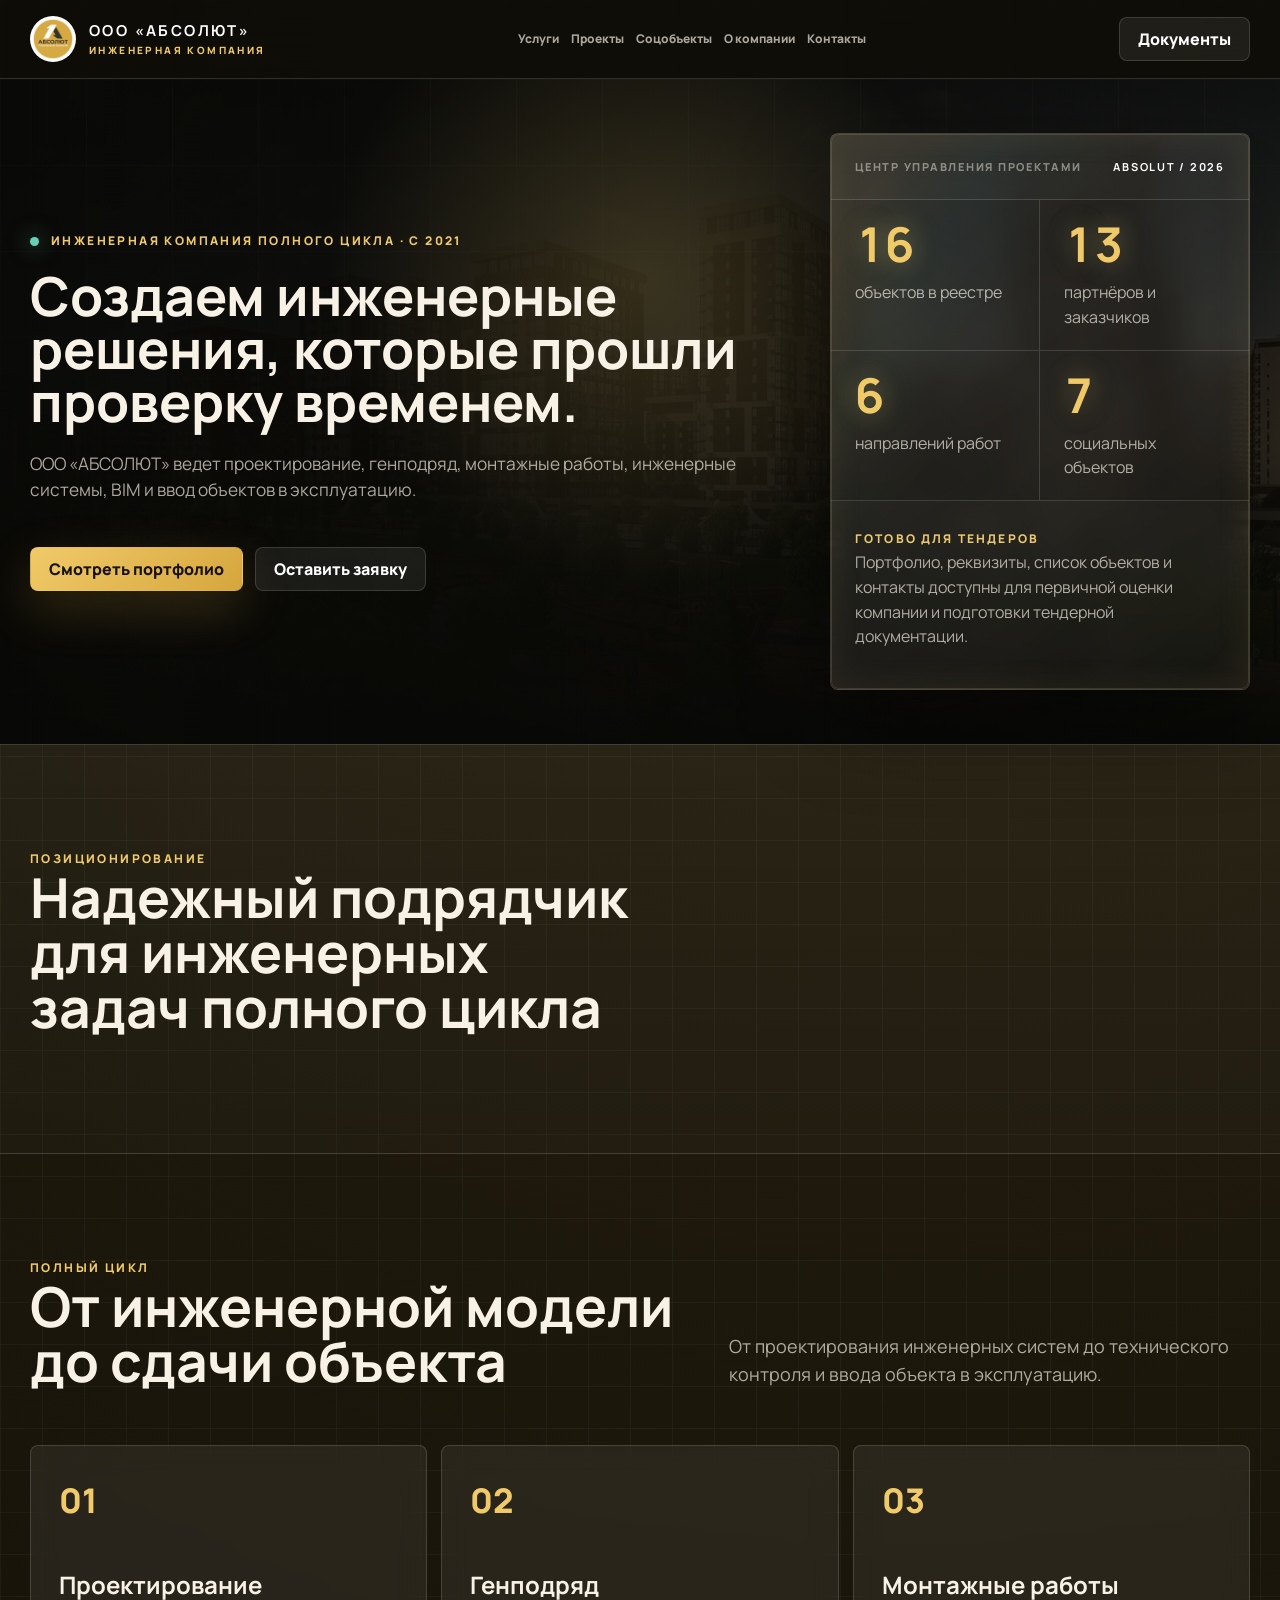
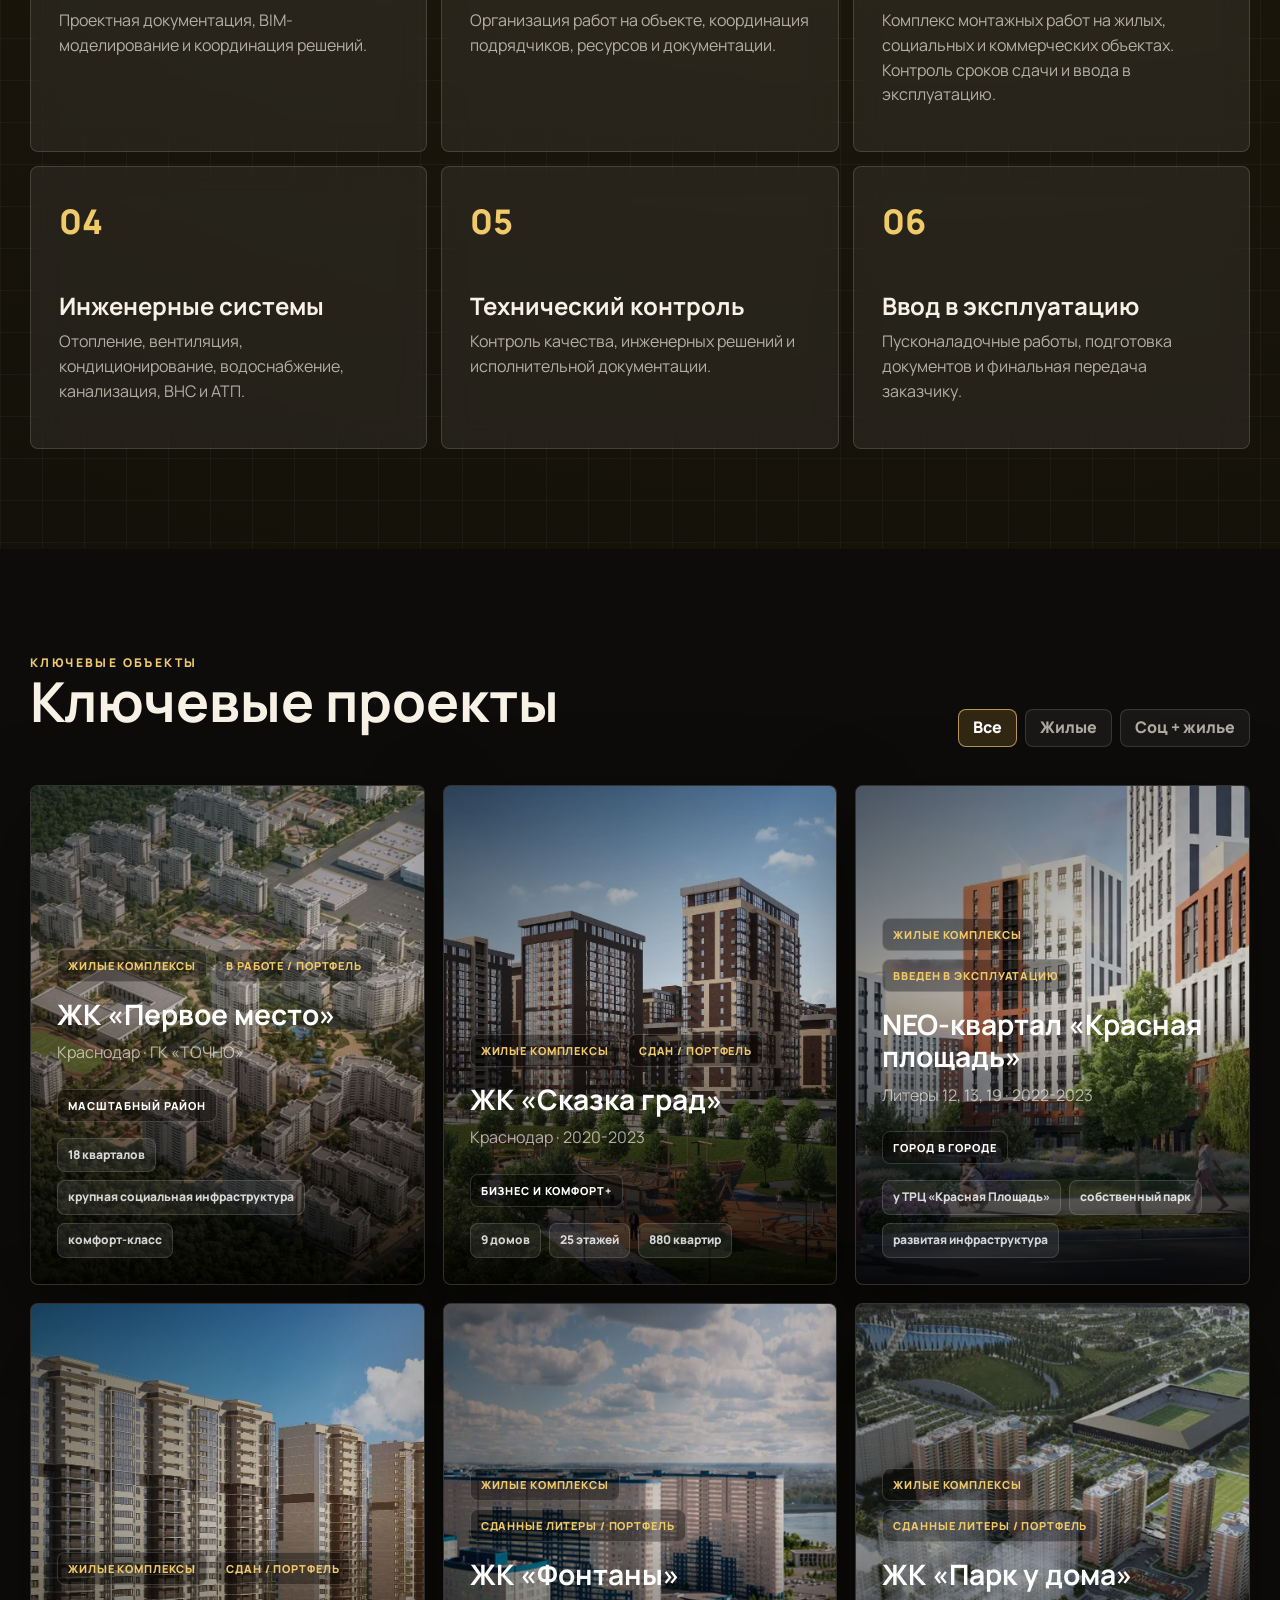
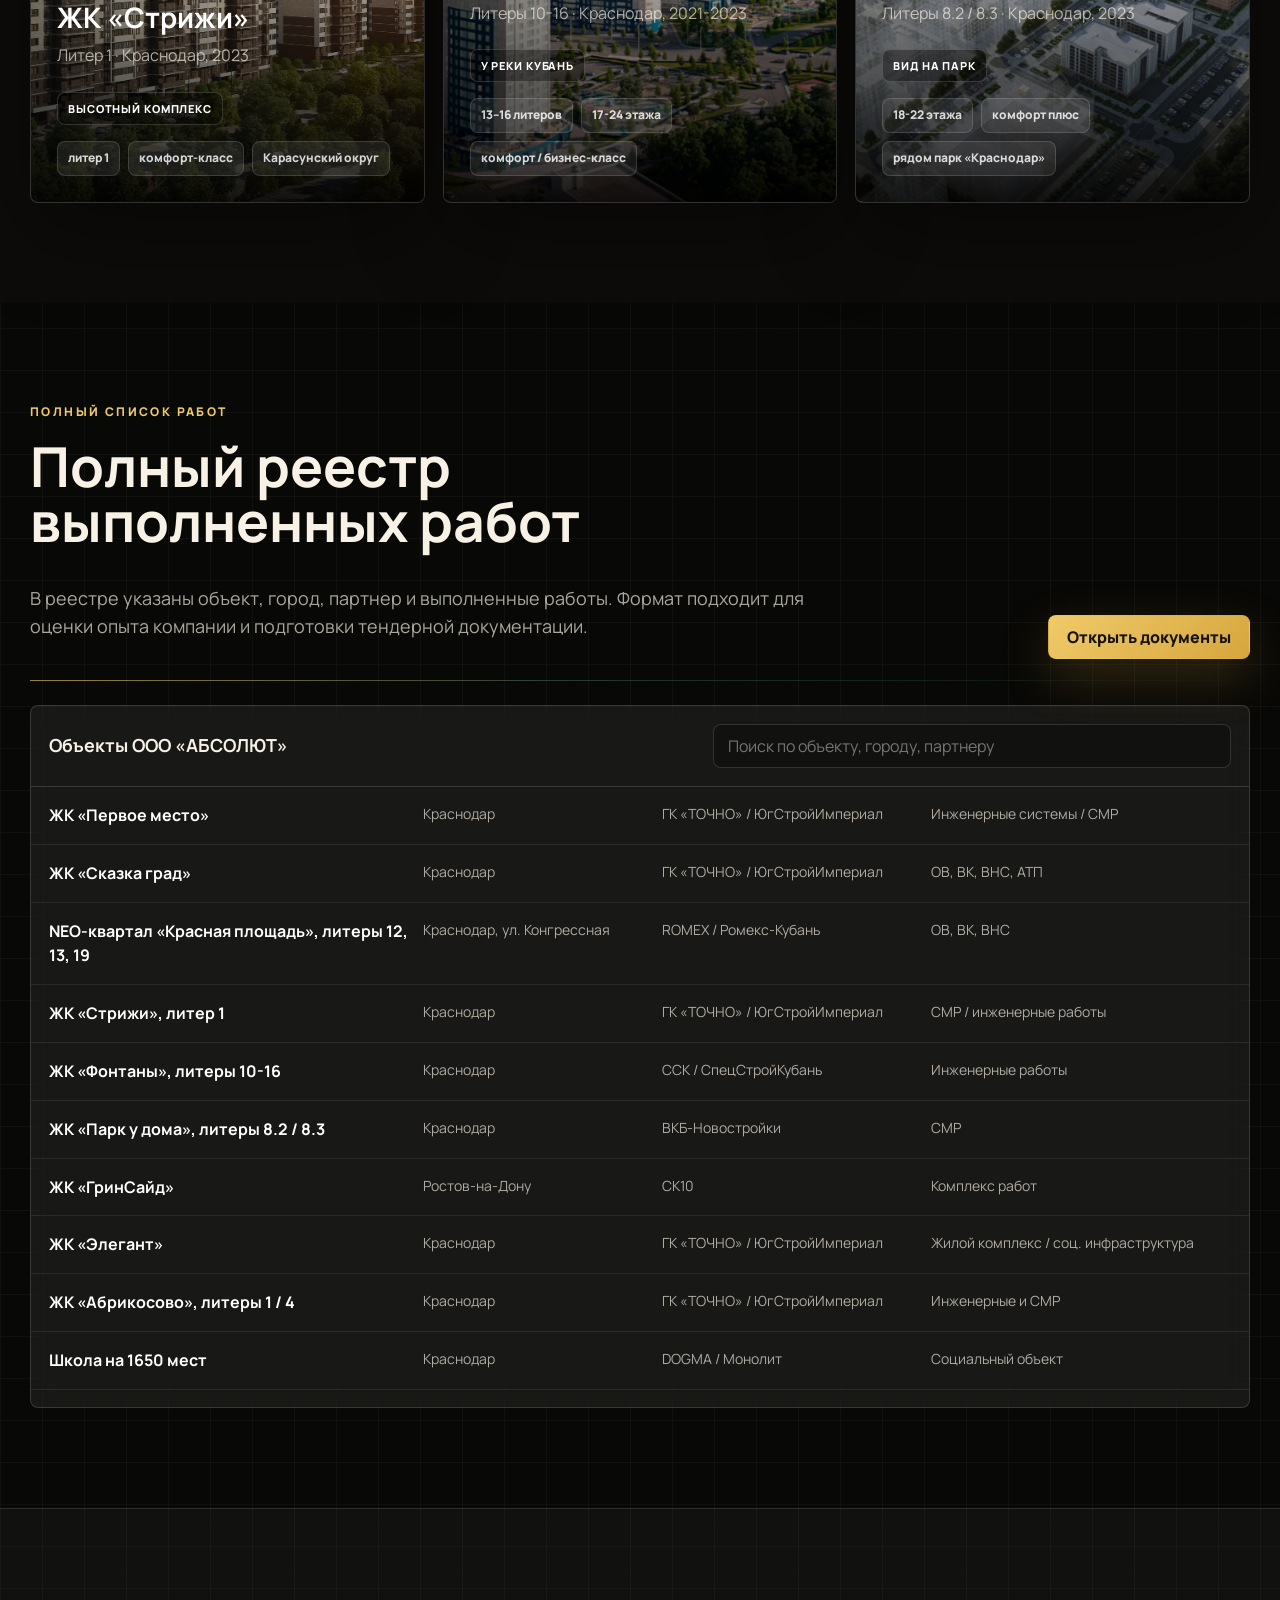
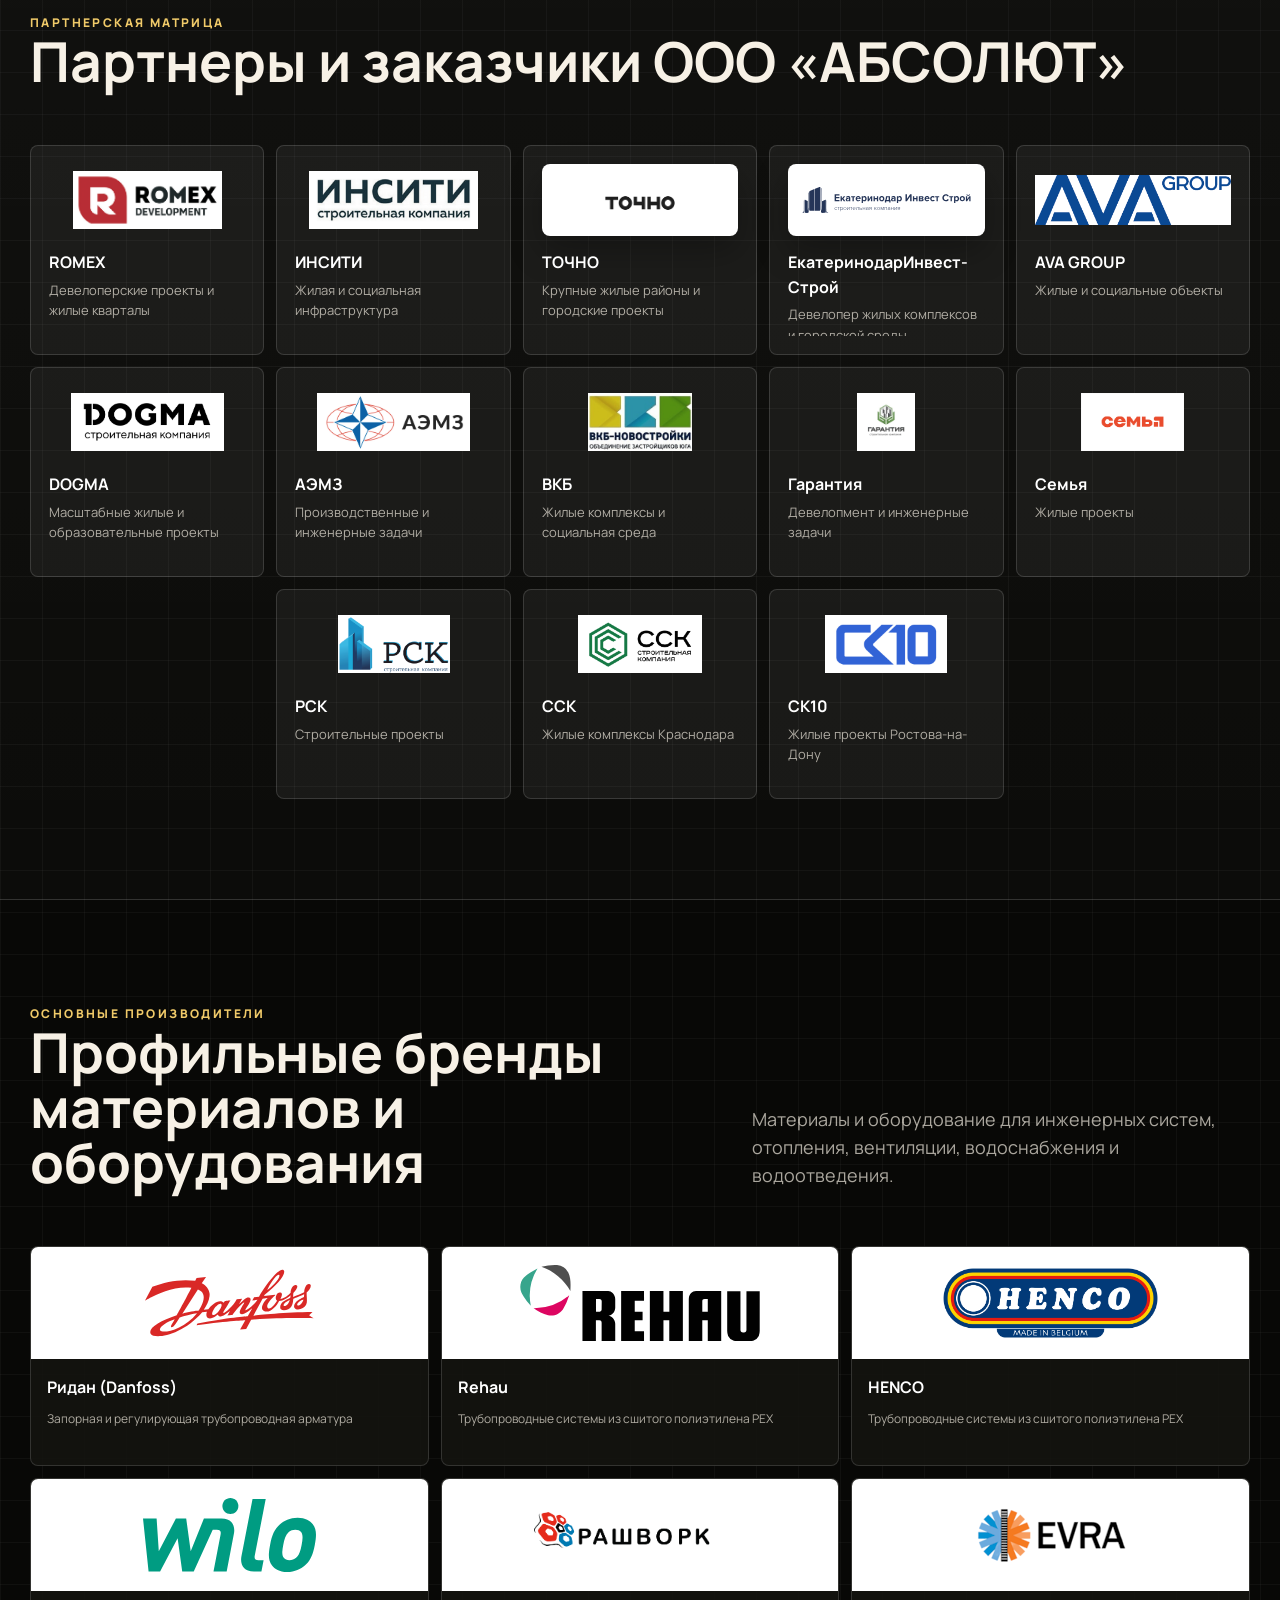
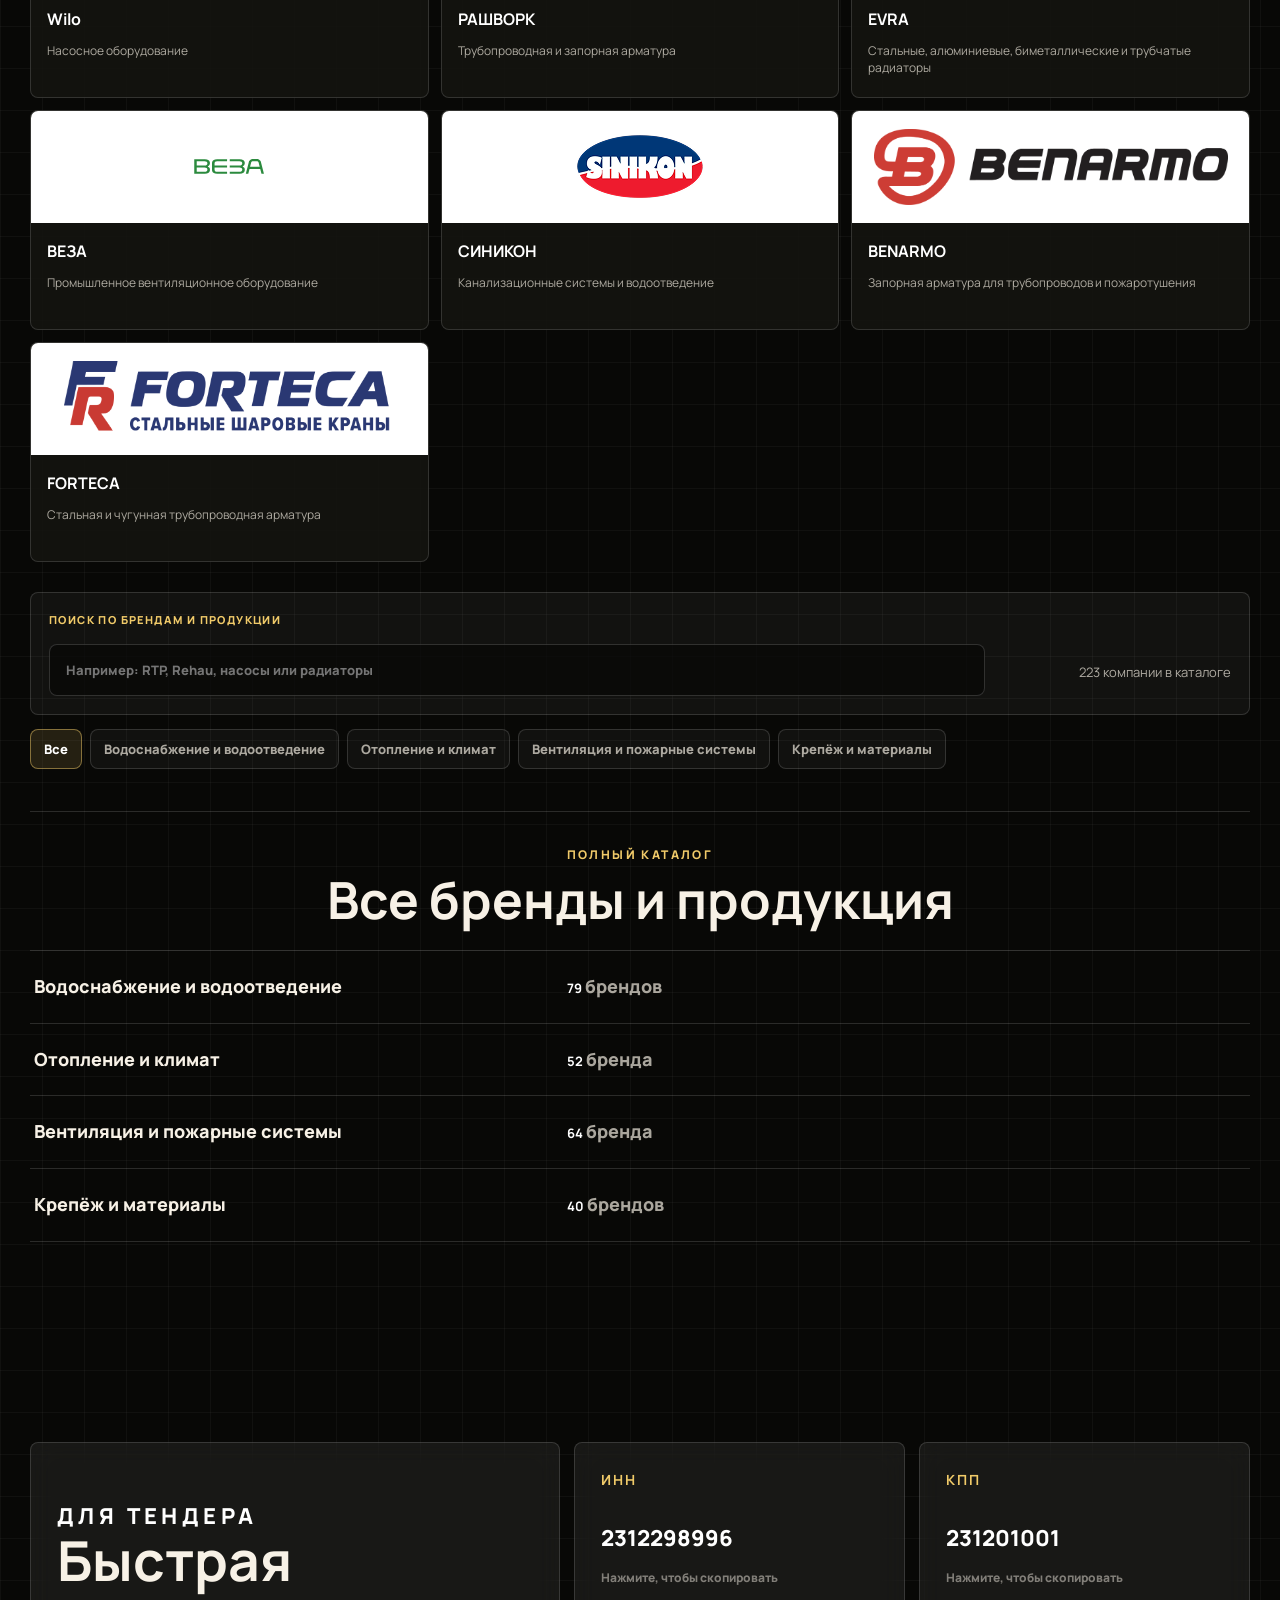
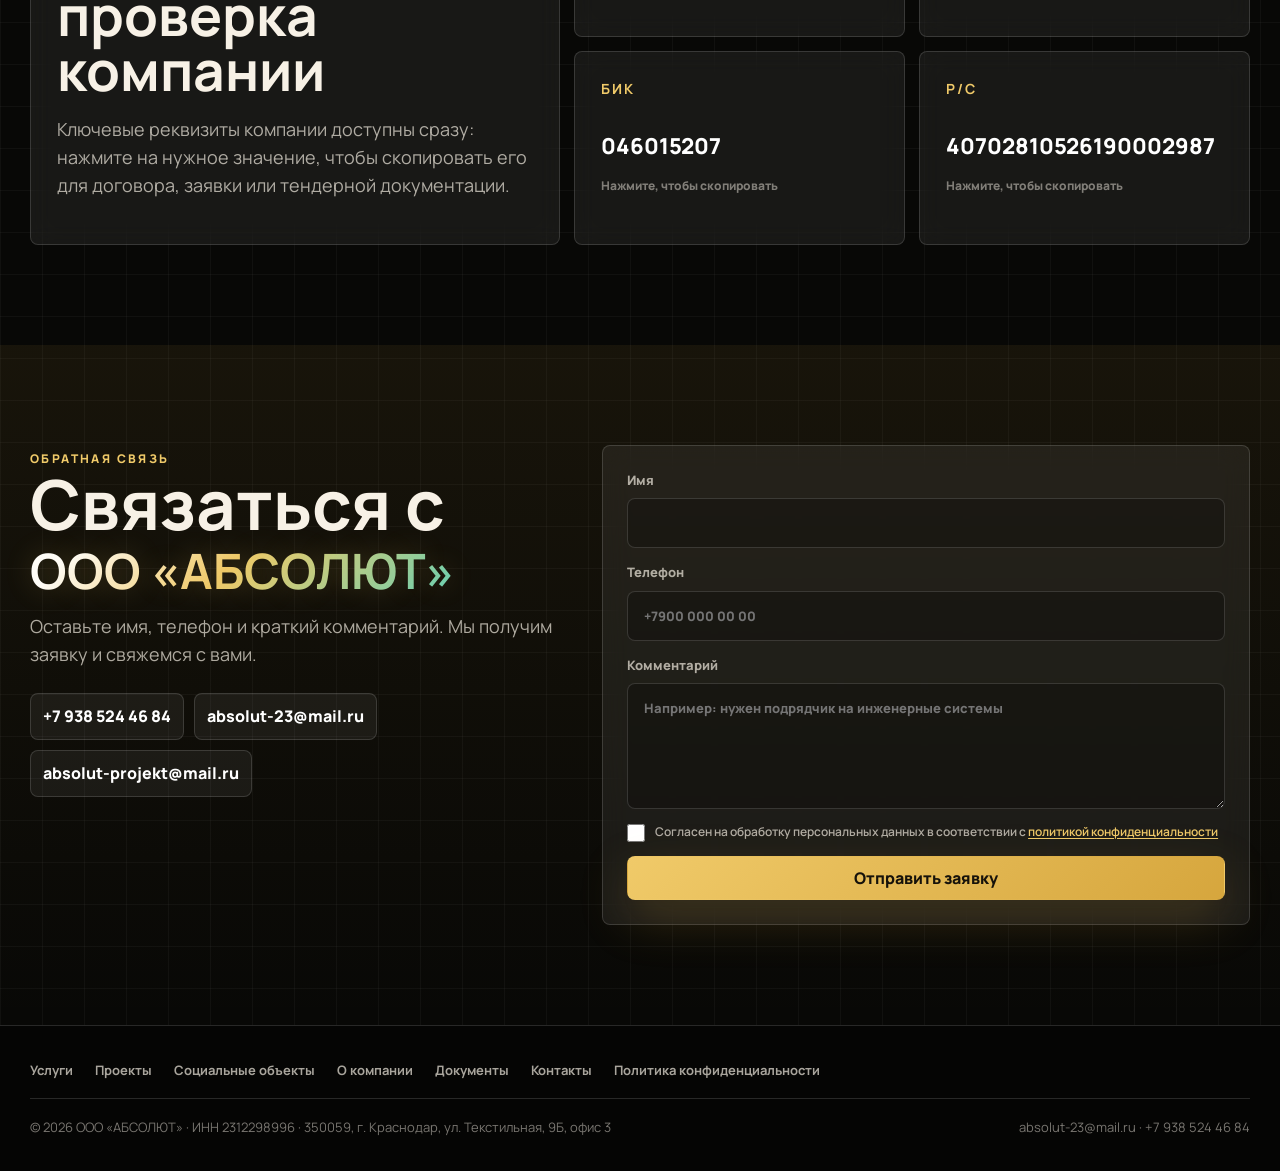
<file: index.html>
<!doctype html>
<html lang="ru">
<head>
  <meta charset="utf-8">
  <meta name="viewport" content="width=device-width, initial-scale=1">
  <title>ООО «АБСОЛЮТ» — инженерные системы, генподряд, проектирование в Краснодаре</title>
  <meta name="description" content="Инженерная компания полного цикла в Краснодаре: проектирование, генподряд, монтаж ОВ, ВК, ВНС и АТП, ввод объектов в эксплуатацию. Портфолио, партнёры и реквизиты для тендеров.">
  <link rel="canonical" href="https://absolutkuban.ru/">
  <meta property="og:type" content="website">
  <meta property="og:locale" content="ru_RU">
  <meta property="og:site_name" content="ООО «АБСОЛЮТ»">
  <meta property="og:title" content="ООО «АБСОЛЮТ» — инженерные системы, генподряд, проектирование в Краснодаре">
  <meta property="og:description" content="Инженерная компания полного цикла в Краснодаре: проектирование, генподряд, монтаж ОВ, ВК, ВНС и АТП, ввод объектов в эксплуатацию. Портфолио, партнёры и реквизиты для тендеров.">
  <meta property="og:url" content="https://absolutkuban.ru/">
  <meta property="og:image" content="https://absolutkuban.ru/assets/og-image.jpg">
  <meta property="og:image:width" content="1200">
  <meta property="og:image:height" content="630">
  <meta name="twitter:card" content="summary_large_image">
  <meta name="theme-color" content="#080806">
  <link rel="icon" type="image/png" sizes="32x32" href="assets/favicon-32.png">
  <link rel="apple-touch-icon" href="assets/apple-touch-icon.png">
  <link rel="preload" href="assets/fonts/manrope-cyrillic-wght-normal.woff2" as="font" type="font/woff2" crossorigin>
  <link rel="stylesheet" href="assets/styles.css?v=20261015-6">
</head>
<body>
  <div class="scroll-progress" data-scroll-progress></div>
  <div class="site-shell">
    <header class="site-header">
    <div class="container site-header__inner">
      <a class="brand" href="/" aria-label="ООО «АБСОЛЮТ» — на главную"><img src="assets/logo.png" alt="ООО «АБСОЛЮТ»" width="46" height="46"><span><strong>ООО «АБСОЛЮТ»</strong><span>инженерная компания</span></span></a>
      <nav class="nav" data-nav><a href="services.html">Услуги</a><a href="projects.html">Проекты</a><a href="social.html">Соцобъекты</a><a href="about.html">О компании</a><a href="contacts.html">Контакты</a></nav>
      <div class="header-actions"><a class="btn btn--glass" href="documents.html">Документы</a><a class="btn btn--gold" href="tel:+79385244684">+7 938 524 46 84</a><button class="menu-toggle" type="button" data-menu-toggle aria-label="Меню" aria-expanded="false">☰</button></div>
    </div>
  </header>

    <main>
      <section class="hero hero--dark" data-spotlight>
        <div class="hero__backdrop" aria-hidden="true">
          <img src="assets/hero.webp" alt="" width="1600" height="900" fetchpriority="high">
        </div>
        <div class="hero__mesh" aria-hidden="true"></div>
        <div class="container hero__command">
          <div class="hero__copy">
            <div class="status-line">
              <span></span>
              инженерная компания полного цикла · с 2021
            </div>
            <h1>Создаем инженерные решения, которые прошли проверку временем.</h1>
            <p class="lead">ООО «АБСОЛЮТ» ведет проектирование, генподряд, монтажные работы, инженерные системы, BIM и ввод объектов в эксплуатацию.</p>
            <div class="hero__buttons">
              <a class="btn btn--gold" href="#portfolio">Смотреть портфолио</a>
              <a class="btn btn--glass" href="#contacts">Оставить заявку</a>
            </div>
          </div>

          <aside class="mission-panel">
            <div class="mission-panel__top">
              <span>центр управления проектами</span>
              <strong>ABSOLUT / <span data-current-year>2026</span></strong>
            </div>
            <div class="mission-grid">
              <div><strong data-count-to="16" data-count-source="objectRegistry">0</strong><span>объектов в реестре</span></div>
              <div><strong data-count-to="13" data-count-source="partners">0</strong><span>партнёров и заказчиков</span></div>
              <div><strong data-count-to="6">0</strong><span>направлений работ</span></div>
              <div><strong data-count-to="7" data-count-source="socialProjects">0</strong><span>социальных объектов</span></div>
            </div>
            <div class="mission-panel__note">
              <span>готово для тендеров</span>
              <p>Портфолио, реквизиты, список объектов и контакты доступны для первичной оценки компании и подготовки тендерной документации.</p>
            </div>
          </aside>
        </div>
      </section>

      <section class="section section--dark-panel">
        <div class="container trust-strip">
          <div>
            <span class="eyebrow">позиционирование</span>
            <h2>Надежный подрядчик для инженерных задач полного цикла</h2>
          </div>
        </div>
      </section>

      <section class="section" id="capabilities">
        <div class="container">
          <div class="section__head">
            <div>
              <span class="eyebrow">полный цикл</span>
              <h2>От инженерной модели до сдачи объекта</h2>
            </div>
            <p>От проектирования инженерных систем до технического контроля и ввода объекта в эксплуатацию.</p>
          </div>
          <div class="capability-grid">
            <article class="capability-card"><span>01</span><h3>Проектирование</h3><p>Проектная документация, BIM-моделирование и координация решений.</p></article>
            <article class="capability-card"><span>02</span><h3>Генподряд</h3><p>Организация работ на объекте, координация подрядчиков, ресурсов и документации.</p></article>
            <article class="capability-card"><span>03</span><h3>Монтажные работы</h3><p>Комплекс монтажных работ на жилых, социальных и коммерческих объектах. Контроль сроков сдачи и ввода в эксплуатацию.</p></article>
            <article class="capability-card"><span>04</span><h3>Инженерные системы</h3><p>Отопление, вентиляция, кондиционирование, водоснабжение, канализация, ВНС и АТП.</p></article>
            <article class="capability-card"><span>05</span><h3>Технический контроль</h3><p>Контроль качества, инженерных решений и исполнительной документации.</p></article>
            <article class="capability-card"><span>06</span><h3>Ввод в эксплуатацию</h3><p>Пусконаладочные работы, подготовка документов и финальная передача заказчику.</p></article>
          </div>
        </div>
      </section>

      <section class="section section--image-led" id="portfolio">
        <div class="container">
          <div class="section__head">
            <div>
              <span class="eyebrow">ключевые объекты</span>
              <h2>Ключевые проекты</h2>
            </div>
            <div class="filter-bar" data-project-filters>
              <button class="is-active" type="button" data-filter="all">Все</button>
              <button type="button" data-filter="Жилые комплексы">Жилые</button>
              <button type="button" data-filter="Жилые и социальные объекты">Соц + жилье</button>
            </div>
          </div>
          <div class="project-showcase" data-projects data-limit="6"></div>
        </div>
      </section>

      <section class="section" id="registry">
        <div class="container registry-layout">
          <div class="registry-copy">
            <span class="eyebrow">полный список работ</span>
            <h2>Полный реестр выполненных работ</h2>
            <p>В реестре указаны объект, город, партнер и выполненные работы. Формат подходит для оценки опыта компании и подготовки тендерной документации.</p>
            <a class="btn btn--gold" href="documents.html">Открыть документы</a>
          </div>
          <div class="registry-panel">
            <div class="registry-tools">
              <strong>Объекты ООО «АБСОЛЮТ»</strong>
              <input type="search" data-registry-search placeholder="Поиск по объекту, городу, партнеру">
            </div>
            <div class="object-registry" data-object-registry></div>
          </div>
        </div>
      </section>

      <section class="section section--dark-panel" id="partners">
        <div class="container">
          <div class="section__head">
            <div>
              <span class="eyebrow">партнерская матрица</span>
              <h2>Партнеры и заказчики ООО «АБСОЛЮТ»</h2>
            </div>
          </div>
          <div class="partner-matrix" data-partners></div>
        </div>
      </section>

      <section class="section" id="materials">
        <div class="container">
          <div class="section__head">
            <div>
              <span class="eyebrow">основные производители</span>
              <h2>Профильные бренды материалов и оборудования</h2>
            </div>
            <p>Материалы и оборудование для инженерных систем, отопления, вентиляции, водоснабжения и водоотведения.</p>
          </div>

          <div class="supplier-grid" data-material-suppliers>
            <a class="supplier-card" data-material-category="ventilation" href="https://www.veza.ru/" target="_blank" rel="noopener">
              <div class="supplier-card__logo"><strong class="supplier-wordmark">ВЕЗА</strong></div>
              <div class="supplier-card__body"><strong>ВЕЗА</strong><span>Вентиляционное оборудование</span></div>
            </a>
            <a class="supplier-card" data-material-category="ventilation" href="https://zavodventilator.ru/" target="_blank" rel="noopener">
              <div class="supplier-card__logo"><strong class="supplier-wordmark supplier-wordmark--compact">ЗАВОД ВЕНТИЛЯТОР</strong></div>
              <div class="supplier-card__body"><strong>Завод Вентилятор</strong><span>Промышленные вентиляторы</span></div>
            </a>
            <article class="supplier-card" data-material-category="ventilation"><div class="supplier-card__logo"><img src="assets/materials/ventz.png" alt="VENTZ"></div><div class="supplier-card__body"><strong>VENTZ</strong><span>Вентиляционное оборудование</span></div></article>
            <article class="supplier-card" data-material-category="ventilation"><div class="supplier-card__logo"><img src="assets/materials/yugventkom.svg" alt="Завод ЮгВентКом"></div><div class="supplier-card__body"><strong>Завод ЮгВентКом</strong><span>Системы вентиляции</span></div></article>
            <article class="supplier-card" data-material-category="ventilation"><div class="supplier-card__logo"><img src="assets/materials/pozhtehnika.png" alt="Пожтехника"></div><div class="supplier-card__body"><strong>Пожтехника</strong><span>Пожарное оборудование</span></div></article>
            <article class="supplier-card" data-material-category="ventilation"><div class="supplier-card__logo"><img src="assets/materials/ogneza.png" alt="ОГНЕЗА"></div><div class="supplier-card__body"><strong>ОГНЕЗА</strong><span>Огнезащитные материалы</span></div></article>
            <article class="supplier-card" data-material-category="ventilation"><div class="supplier-card__logo"><img src="assets/materials/sd-group.webp" alt="СД Групп"></div><div class="supplier-card__body"><strong>СД Групп</strong><span>Противопожарное оборудование</span></div></article>
            <article class="supplier-card" data-material-category="ventilation"><div class="supplier-card__logo"><img src="assets/materials/praktika-light.png" alt="Практика"></div><div class="supplier-card__body"><strong>Практика</strong><span>Промышленная вентиляция</span></div></article>
            <article class="supplier-card" data-material-category="ventilation"><div class="supplier-card__logo"><img src="assets/materials/oven.svg" alt="ОВЕН"></div><div class="supplier-card__body"><strong>ОВЕН</strong><span>Автоматика и управление</span></div></article>
            <article class="supplier-card" data-material-category="ventilation"><div class="supplier-card__logo supplier-card__logo--black-mark"><img src="assets/materials/kvt-inverse.svg" alt="КВТ"></div><div class="supplier-card__body"><strong>КВТ</strong><span>Электротехнический инструмент</span></div></article>

            <article class="supplier-card" data-material-category="engineering"><div class="supplier-card__logo"><img src="assets/materials/aniplast.png" alt="АНИПЛАСТ"></div><div class="supplier-card__body"><strong>АНИПЛАСТ</strong><span>Пластиковая сантехарматура</span></div></article>
            <article class="supplier-card" data-material-category="engineering"><div class="supplier-card__logo"><img src="assets/materials/slaven.png" alt="СЛАВЕН"></div><div class="supplier-card__body"><strong>СЛАВЕН</strong><span>Смесители и сантехника</span></div></article>
            <article class="supplier-card" data-material-category="engineering"><div class="supplier-card__logo"><img src="assets/materials/santechsystems.png" alt="Santech Systems"></div><div class="supplier-card__body"><strong>Santech Systems</strong><span>Арматура и комплектующие</span></div></article>
            <article class="supplier-card" data-material-category="engineering"><div class="supplier-card__logo"><img src="assets/materials/strongman.png" alt="Strongman"></div><div class="supplier-card__body"><strong>Strongman</strong><span>Стальные хомуты</span></div></article>
            <article class="supplier-card" data-material-category="engineering"><div class="supplier-card__logo"><img src="assets/materials/forteca.png" alt="FORTECA"></div><div class="supplier-card__body"><strong>FORTECA</strong><span>Стальные шаровые краны</span></div></article>
            <article class="supplier-card" data-material-category="engineering"><div class="supplier-card__logo"><img src="assets/materials/aquasfera.png" alt="Aquasfera"></div><div class="supplier-card__body"><strong>Aquasfera</strong><span>Инженерная сантехника</span></div></article>
            <article class="supplier-card" data-material-category="engineering"><div class="supplier-card__logo"><img src="assets/materials/benarmo.png" alt="BENARMO"></div><div class="supplier-card__body"><strong>BENARMO</strong><span>Запорная арматура</span></div></article>
            <article class="supplier-card" data-material-category="engineering"><div class="supplier-card__logo"><span class="supplier-wordmark">HEATON</span></div><div class="supplier-card__body"><strong>HEATON</strong><span>Радиаторы и конвекторы</span></div></article>
            <article class="supplier-card" data-material-category="engineering"><div class="supplier-card__logo"><span class="supplier-wordmark">LD PRIDE</span></div><div class="supplier-card__body"><strong>LD Pride</strong><span>Латунные шаровые краны</span></div></article>
            <article class="supplier-card" data-material-category="engineering"><div class="supplier-card__logo"><span class="supplier-wordmark">SML</span></div><div class="supplier-card__body"><strong>SML</strong><span>Чугунная канализация</span></div></article>
            <article class="supplier-card" data-material-category="engineering"><div class="supplier-card__logo"><span class="supplier-wordmark supplier-wordmark--compact">РАШВОРК</span></div><div class="supplier-card__body"><strong>РАШВОРК</strong><span>Трубопроводная арматура</span></div></article>
            <article class="supplier-card" data-material-category="engineering"><div class="supplier-card__logo"><span class="supplier-wordmark supplier-wordmark--compact">СИНИКОН</span></div><div class="supplier-card__body"><strong>СИНИКОН</strong><span>Канализация и водоотведение</span></div></article>
            <article class="supplier-card" data-material-category="engineering"><div class="supplier-card__logo"><span class="supplier-wordmark">SPL</span></div><div class="supplier-card__body"><strong>SPL</strong><span>Трубопроводные системы PEX</span></div></article>

            <article class="supplier-card" data-material-category="construction"><div class="supplier-card__logo"><img src="assets/materials/alta-construction.png" alt="Alta Construction"></div><div class="supplier-card__body"><strong>Alta Construction</strong><span>Материалы для отделки и монтажа</span></div></article>
            <article class="supplier-card" data-material-category="construction"><div class="supplier-card__logo"><img src="assets/materials/prommetiz.svg" alt="ПРОММЕТИЗ"></div><div class="supplier-card__body"><strong>ПРОММЕТИЗ</strong><span>Профессиональный крепёж</span></div></article>
            <article class="supplier-card" data-material-category="construction"><div class="supplier-card__logo"><img src="assets/materials/cherbrooke.svg" alt="CHERBROOKE"></div><div class="supplier-card__body"><strong>CHERBROOKE</strong><span>Строительные материалы</span></div></article>
          </div>

          <div class="material-search-panel">
            <label class="material-search-field">
              <span>Поиск по брендам и продукции</span>
              <input type="search" data-material-query placeholder="Например: RTP, Rehau, насосы или радиаторы" autocomplete="off">
              <button type="button" data-material-clear aria-label="Очистить поиск" title="Очистить поиск">×</button>
            </label>
            <p class="material-search-status" data-material-status aria-live="polite"></p>
          </div>

          <div class="material-filter" data-material-filter aria-label="Фильтр поставщиков">
            <button type="button" class="is-active" data-material-filter-value="all" aria-pressed="true">Все</button>
            <button type="button" data-material-filter-value="water" aria-pressed="false">Водоснабжение и водоотведение</button>
            <button type="button" data-material-filter-value="heating" aria-pressed="false">Отопление и климат</button>
            <button type="button" data-material-filter-value="ventilation" aria-pressed="false">Вентиляция и пожарные системы</button>
            <button type="button" data-material-filter-value="construction" aria-pressed="false">Крепёж и материалы</button>
          </div>

          <div class="material-registry">
            <div class="material-registry__head">
              <span class="eyebrow">полный каталог</span>
              <h3>Все бренды и продукция</h3>
            </div>
            <div class="material-empty" data-material-empty hidden>По вашему запросу бренды не найдены. Попробуйте изменить название или выбрать другой раздел.</div>
            <div class="material-registry__groups">
              <details class="brand-group">
                <summary><span>Водоснабжение и водоотведение</span><small>Трубы, насосы, арматура, канализация</small></summary>
                <ul class="brand-list">
                  <li>HENCO</li><li>Rehau</li><li>Usystems (Uponor)</li><li>ProAqua</li><li>STOUT</li><li>MVI</li><li>Политэк</li><li>VALFEX</li><li>FIREPROFF</li><li>Stahlmann</li><li>Wilo</li><li>Wester</li><li>CNP</li><li>Vandjord</li><li>Shinhoo</li><li>Oasis</li><li>Pumpman</li><li>Unipump</li><li>Джилекс</li><li>Ливнынасос</li><li>IMP Pump</li><li>SFA</li><li>DAB</li><li>HL</li><li>Wirquin</li><li>VIRPlast</li><li>АНИПЛАСТ</li><li>ТПК Татполимер</li><li>ROLS ISOMARKET</li><li>K-FLEX</li><li>Ostendorf</li><li>Хемкор</li><li>Геопласт Полимер</li><li>Plastic Pipe</li><li>КТЗ</li><li>УЗПК</li><li>Ридан</li><li>Tecofi</li><li>Broen</li><li>ADL</li><li>LD</li><li>ALSO</li><li>Neptun</li><li>LD Pride</li><li>ЛМЗ Семенов</li><li>DENDOR</li><li>БАЗ</li><li>AQUALINK</li><li>Хит Комплект</li><li>Techno</li><li>Байкал</li><li>РОСМА</li><li>Гранд</li><li>Декаст М</li><li>Норма ИС</li><li>RGP</li><li>LEFOO</li><li>Аквафор</li><li>Гейзер</li><li>Гидротек</li><li>TSARSBERG</li><li>PROFSAN</li><li>Valtec</li><li>SML</li><li>BENARMO</li><li>HEATON</li><li>FORTECA</li><li>Aquasfera</li><li>Santech Systems</li><li>СЛАВЕН</li><li>Strongman</li><li>СИНИКОН</li><li>SPL</li><li>РАШВОРК</li>
                </ul>
              </details>
              <details class="brand-group">
                <summary><span>Отопление и теплотехника</span><small>Котлы, радиаторы, конвекторы, автоматика</small></summary>
                <ul class="brand-list">
                  <li>BAXI</li><li>De Dietrich</li><li>Vaillant</li><li>Protherm</li><li>ЭВАН</li><li>Hubert</li><li>Moguchi</li><li>Kentatsu</li><li>METEOR Thermo</li><li>Gidruss</li><li>Zont</li><li>My Heat</li><li>Бастион</li><li>УТДК</li><li>Philips</li><li>Tesy</li><li>Hajdu</li><li>Royal Thermo</li><li>Electrolux</li><li>Ballu</li><li>Thermex</li><li>Ресанта</li><li>Русский Радиатор</li><li>Rifar</li><li>Ogint</li><li>Konner</li><li>НРЗ</li><li>EVRA</li><li>Rommer</li><li>Zehnder</li><li>Isoterm</li><li>Gekon</li><li>ENSTO</li><li>Hintek</li><li>AC Electric</li><li>ENGY</li><li>Олимп</li><li>Двин</li><li>Ридан</li><li>Этра</li><li>ДЕВИ</li><li>Systeme Electric</li><li>ССТ</li><li>EKF</li><li>Теплолюкс</li><li>EXTHERM</li><li>REXANT</li>
                </ul>
              </details>
              <details class="brand-group">
                <summary><span>Вентиляция, климат и пожарные системы</span><small>Воздуховоды, автоматика, вентиляторы, кондиционирование</small></summary>
                <ul class="brand-list">
                  <li>DiCiTi</li><li>Soler &amp; Palau</li><li>ERA</li><li>Ballu</li><li>Electrolux</li><li>Awenta</li><li>Cata</li><li>ZERNBERG</li><li>AURAMAX</li><li>Арктос</li><li>Naveka</li><li>EVECS</li><li>Фьорди</li><li>FUNAI</li><li>VentArt</li><li>Тепломаш</li><li>Shuft</li><li>ESQ</li><li>TERMA</li><li>ГРЕЕРС</li><li>Zilon</li><li>VOLCANO</li><li>СКРАП</li><li>PATRIOT</li><li>Royal Clima</li><li>Daikin</li><li>Bosch</li><li>LG</li><li>Kentatsu</li><li>Midea</li><li>QuattroClima</li><li>Fujitsu</li><li>Tosot</li><li>Lessar</li><li>Hisense</li><li>HITACHI</li><li>AUX</li><li>EcoClima</li><li>Daichi</li><li>Axioma</li><li>Primera</li><li>Dahaci</li><li>Oasis</li><li>Ecostar</li><li>Puff</li><li>Kitfort</li><li>ENERGY</li><li>HomeStar</li><li>Матрёна</li><li>Leonord</li><li>ORE</li><li>ВЕЗА</li><li>Завод Вентилятор</li><li>VENTZ</li><li>Завод ЮгВентКом</li><li>Пожтехника</li><li>ОГНЕЗА</li><li>СД Групп</li><li>Практика</li><li>ОВЕН</li><li>КВТ</li>
                </ul>
              </details>
              <details class="brand-group">
                <summary><span>Крепёж, метизы и проектирование</span><small>Анкерная техника, хомуты, такелаж, BIM и САПР</small></summary>
                <ul class="brand-list">
                  <li>Крепдил</li><li>КМП</li><li>Партнер</li><li>Руфкомплект</li><li>TECH-KREP</li><li>Fischer</li><li>PRO SORMAT</li><li>PRO BEST-Крепёж</li><li>РФ</li><li>Daxmer</li><li>Авалда</li><li>Европартнер</li><li>Партнер К</li><li>Расвет</li><li>Параллель</li><li>Завод Контакт</li><li>Суперкрепеж</li><li>ОПМ (ПроТек)</li><li>OM-Groupp</li><li>Спецмашметиз</li><li>Реком</li><li>Сенсор</li><li>Oklent</li><li>ROOF</li><li>Мир Хомутов</li><li>Танис</li><li>Мечел-Сервис</li><li>КЗТИ</li><li>СТРАЙК</li><li>MAYER</li><li>Компания ПТК</li><li>ПРОММЕТИЗ</li><li>CHERBROOKE</li><li>Alta Construction</li><li>nanoCAD</li><li>Renga</li><li>CADElectro</li><li>Model Studio CS</li>
                </ul>
              </details>
            </div>
          </div>
        </div>
      </section>

      <section class="section">
        <div class="container tender-grid">
          <article class="tender-card tender-card--main">
            <span class="eyebrow">для тендера</span>
            <h2>Быстрая проверка компании</h2>
            <p>Ключевые реквизиты компании доступны сразу: нажмите на нужное значение, чтобы скопировать его для договора, заявки или тендерной документации.</p>
          </article>
          <article class="tender-card tender-card--copy" tabindex="0" role="button" data-copy-value="2312298996"><strong>ИНН</strong><span>2312298996</span><small>Нажмите, чтобы скопировать</small></article>
          <article class="tender-card tender-card--copy" tabindex="0" role="button" data-copy-value="231201001"><strong>КПП</strong><span>231201001</span><small>Нажмите, чтобы скопировать</small></article>
          <article class="tender-card tender-card--copy" tabindex="0" role="button" data-copy-value="046015207"><strong>БИК</strong><span>046015207</span><small>Нажмите, чтобы скопировать</small></article>
          <article class="tender-card tender-card--copy" tabindex="0" role="button" data-copy-value="40702810526190002987"><strong>р/с</strong><span>40702810526190002987</span><small>Нажмите, чтобы скопировать</small></article>
        </div>
      </section>

      <section class="section section--contact" id="contacts">
        <div class="container contact-command">
          <div>
            <span class="eyebrow">обратная связь</span>
            <h2 class="contact-heading"><span>Связаться с</span><strong>ООО «АБСОЛЮТ»</strong></h2>
            <p>Оставьте имя, телефон и краткий комментарий. Мы получим заявку и свяжемся с вами.</p>
            <div class="contact-pills" data-contact-pills></div>
          </div>
          <form class="request-form" data-request-form>
            <input class="form-honeypot" name="website" tabindex="-1" autocomplete="off" aria-hidden="true">
            <label>Имя<input name="name" autocomplete="name" required></label>
            <label>Телефон<input name="phone" autocomplete="tel" inputmode="tel" maxlength="15" placeholder="+7900 000 00 00" pattern="(?:\+7|8)\d{3} \d{3} \d{2} \d{2}" required></label>
            <label>Комментарий<textarea name="message" placeholder="Например: нужен подрядчик на инженерные системы"></textarea></label>
            <label class="consent"><input type="checkbox" name="consent" value="yes" required><span>Согласен на обработку персональных данных в соответствии с <a href="privacy.html" target="_blank" rel="noopener">политикой конфиденциальности</a></span></label>
            <button class="btn btn--gold" type="submit">Отправить заявку</button>
          </form>
        </div>
      </section>
    </main>

    <footer class="site-footer">
    <div class="container">
      <nav class="footer-links" aria-label="Разделы сайта"><a href="services.html">Услуги</a><a href="projects.html">Проекты</a><a href="social.html">Социальные объекты</a><a href="about.html">О компании</a><a href="documents.html">Документы</a><a href="contacts.html">Контакты</a><a href="privacy.html">Политика конфиденциальности</a></nav>
      <div class="footer-row"><span>ООО «АБСОЛЮТ» · ИНН 2312298996 · 350059, г. Краснодар, ул. Текстильная, 9Б, офис 3</span><span>absolut-23@mail.ru · +7 938 524 46 84</span></div>
    </div>
  </footer>
  </div>

  <script src="assets/content.js?v=20261015-6"></script>
  <script src="assets/materials-catalog.js?v=20261015-6"></script>
  <script src="assets/site.js?v=20261015-6"></script>
</body>
</html>
</file>
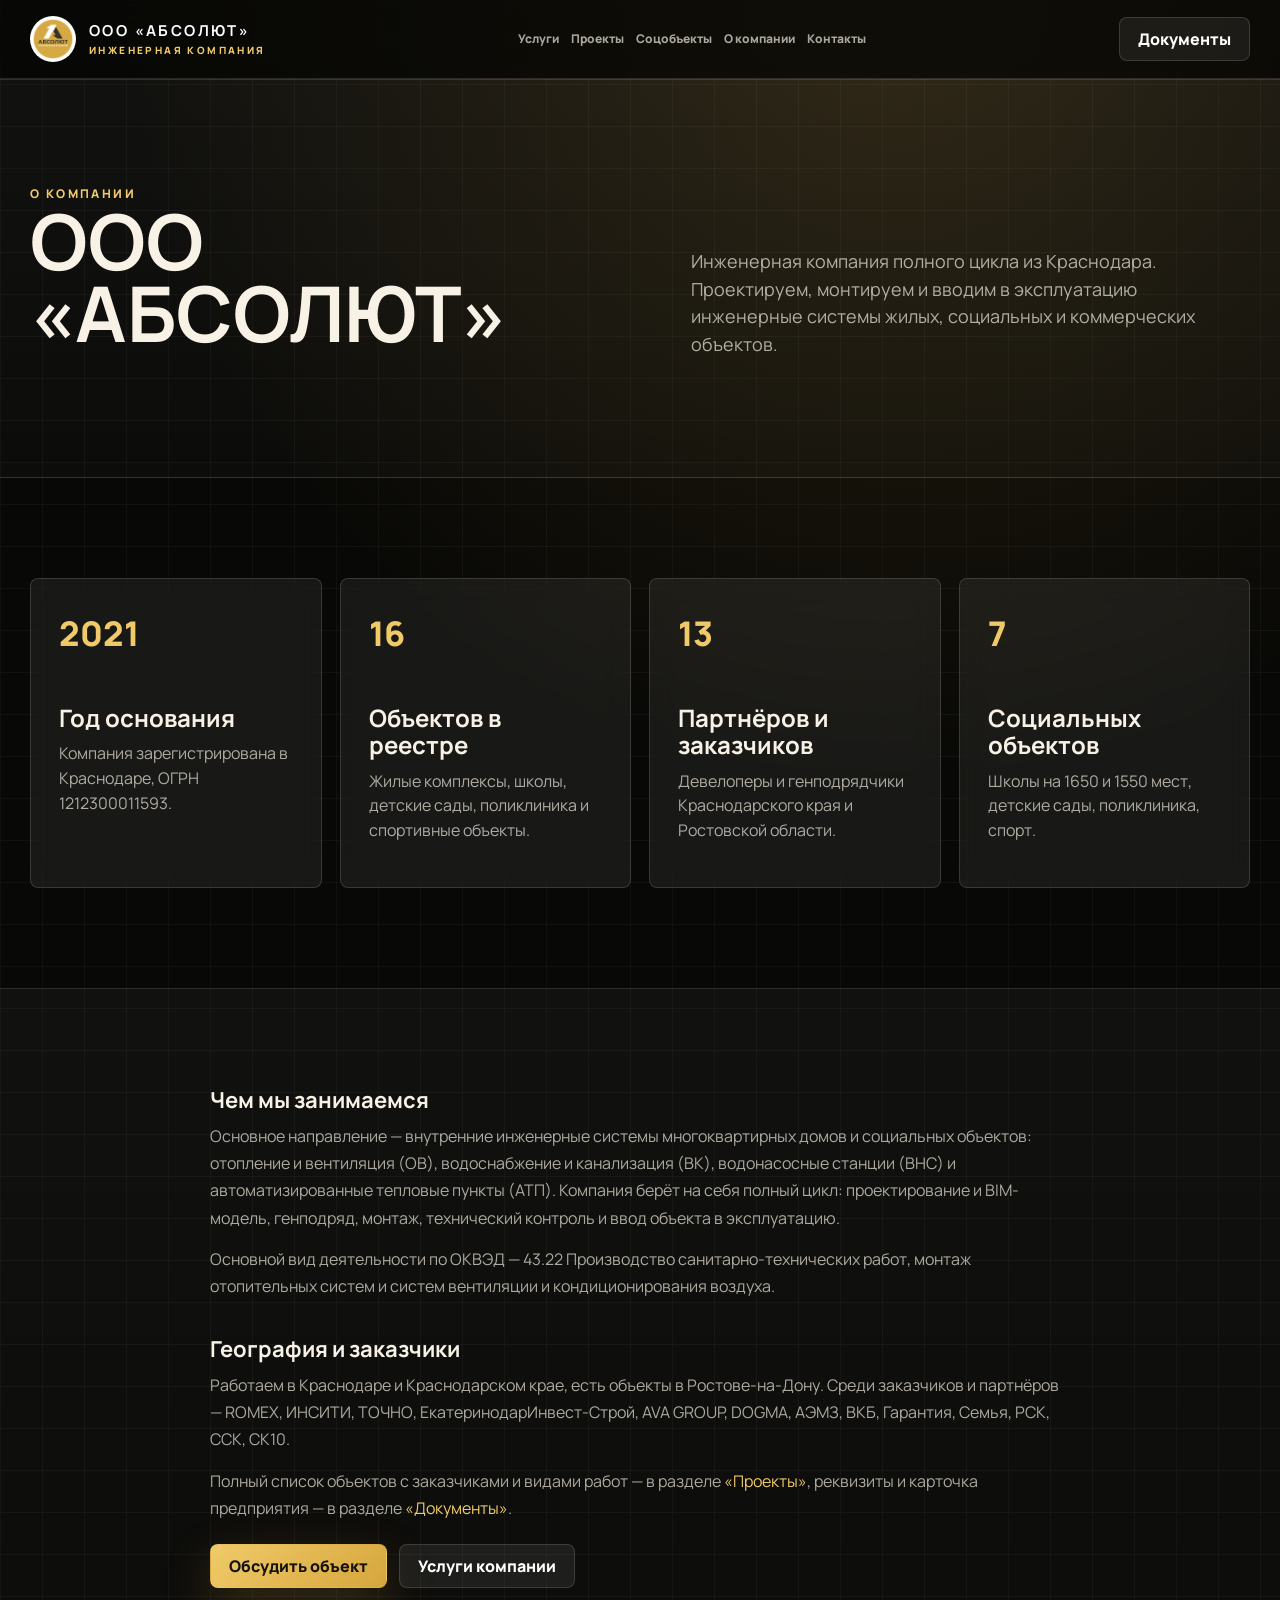
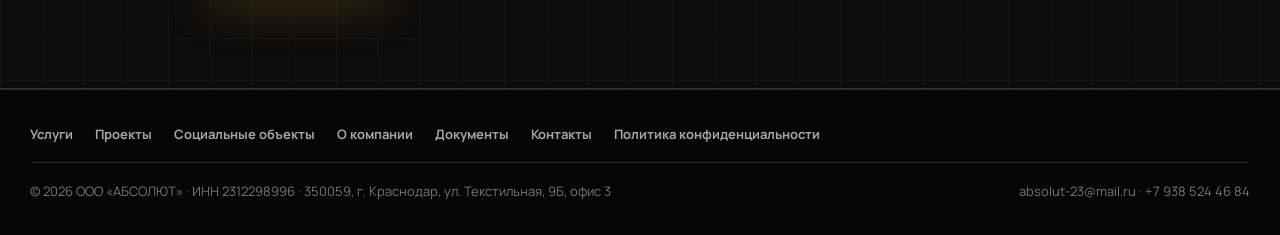
<file: about.html>
<!doctype html>
<html lang="ru">
<head>
  <meta charset="utf-8">
  <meta name="viewport" content="width=device-width, initial-scale=1">
  <title>О компании — ООО «АБСОЛЮТ»</title>
  <meta name="description" content="ООО «АБСОЛЮТ» — инженерная компания из Краснодара: с 2021 года ведёт инженерные системы и генподряд на жилых и социальных объектах юга России.">
  <link rel="canonical" href="https://absolutkuban.ru/about.html">
  <meta property="og:type" content="website">
  <meta property="og:locale" content="ru_RU">
  <meta property="og:site_name" content="ООО «АБСОЛЮТ»">
  <meta property="og:title" content="О компании — ООО «АБСОЛЮТ»">
  <meta property="og:description" content="ООО «АБСОЛЮТ» — инженерная компания из Краснодара: с 2021 года ведёт инженерные системы и генподряд на жилых и социальных объектах юга России.">
  <meta property="og:url" content="https://absolutkuban.ru/about.html">
  <meta property="og:image" content="https://absolutkuban.ru/assets/og-image.jpg">
  <meta property="og:image:width" content="1200">
  <meta property="og:image:height" content="630">
  <meta name="twitter:card" content="summary_large_image">
  <meta name="theme-color" content="#080806">
  <link rel="icon" type="image/png" sizes="32x32" href="assets/favicon-32.png">
  <link rel="apple-touch-icon" href="assets/apple-touch-icon.png">
  <link rel="preload" href="assets/fonts/manrope-cyrillic-wght-normal.woff2" as="font" type="font/woff2" crossorigin>
  <link rel="stylesheet" href="assets/styles.css?v=20261015-6">
</head>
<body>
  <div class="scroll-progress" data-scroll-progress></div>
  <header class="site-header">
    <div class="container site-header__inner">
      <a class="brand" href="/" aria-label="ООО «АБСОЛЮТ» — на главную"><img src="assets/logo.png" alt="ООО «АБСОЛЮТ»" width="46" height="46"><span><strong>ООО «АБСОЛЮТ»</strong><span>инженерная компания</span></span></a>
      <nav class="nav" data-nav><a href="services.html">Услуги</a><a href="projects.html">Проекты</a><a href="social.html">Соцобъекты</a><a href="about.html" aria-current="page">О компании</a><a href="contacts.html">Контакты</a></nav>
      <div class="header-actions"><a class="btn btn--glass" href="documents.html">Документы</a><a class="btn btn--gold" href="tel:+79385244684">+7 938 524 46 84</a><button class="menu-toggle" type="button" data-menu-toggle aria-label="Меню" aria-expanded="false">☰</button></div>
    </div>
  </header>
  <main>
    <section class="section section--dark-panel"><div class="container trust-strip"><div><span class="eyebrow">о компании</span><h1>ООО «АБСОЛЮТ»</h1></div><p>Инженерная компания полного цикла из Краснодара. Проектируем, монтируем и вводим в эксплуатацию инженерные системы жилых, социальных и коммерческих объектов.</p></div></section>
    <section class="section"><div class="container">
      <div class="fact-list">
        <article class="capability-card"><span>2021</span><h3>Год основания</h3><p>Компания зарегистрирована в Краснодаре, ОГРН 1212300011593.</p></article>
        <article class="capability-card"><span data-count-source="objectRegistry">16</span><h3>Объектов в реестре</h3><p>Жилые комплексы, школы, детские сады, поликлиника и спортивные объекты.</p></article>
        <article class="capability-card"><span data-count-source="partners">13</span><h3>Партнёров и заказчиков</h3><p>Девелоперы и генподрядчики Краснодарского края и Ростовской области.</p></article>
        <article class="capability-card"><span data-count-source="socialProjects">7</span><h3>Социальных объектов</h3><p>Школы на 1650 и 1550 мест, детские сады, поликлиника, спорт.</p></article>
      </div>
    </div></section>
    <section class="section section--dark-panel"><div class="container prose">
      <h2>Чем мы занимаемся</h2>
      <p>Основное направление — внутренние инженерные системы многоквартирных домов и социальных объектов: отопление и вентиляция (ОВ), водоснабжение и канализация (ВК), водонасосные станции (ВНС) и автоматизированные тепловые пункты (АТП). Компания берёт на себя полный цикл: проектирование и BIM-модель, генподряд, монтаж, технический контроль и ввод объекта в эксплуатацию.</p>
      <p>Основной вид деятельности по ОКВЭД — 43.22 Производство санитарно-технических работ, монтаж отопительных систем и систем вентиляции и кондиционирования воздуха.</p>
      <h2>География и заказчики</h2>
      <p>Работаем в Краснодаре и Краснодарском крае, есть объекты в Ростове-на-Дону. Среди заказчиков и партнёров — ROMEX, ИНСИТИ, ТОЧНО, ЕкатеринодарИнвест-Строй, AVA GROUP, DOGMA, АЭМЗ, ВКБ, Гарантия, Семья, РСК, ССК, СК10.</p>
      <p>Полный список объектов с заказчиками и видами работ — в разделе <a href="projects.html">«Проекты»</a>, реквизиты и карточка предприятия — в разделе <a href="documents.html">«Документы»</a>.</p>
      <div class="doc-actions"><a class="btn btn--gold" href="contacts.html">Обсудить объект</a><a class="btn btn--glass" href="services.html">Услуги компании</a></div>
    </div></section>
  </main>
  <footer class="site-footer">
    <div class="container">
      <nav class="footer-links" aria-label="Разделы сайта"><a href="services.html">Услуги</a><a href="projects.html">Проекты</a><a href="social.html">Социальные объекты</a><a href="about.html">О компании</a><a href="documents.html">Документы</a><a href="contacts.html">Контакты</a><a href="privacy.html">Политика конфиденциальности</a></nav>
      <div class="footer-row"><span>ООО «АБСОЛЮТ» · ИНН 2312298996 · 350059, г. Краснодар, ул. Текстильная, 9Б, офис 3</span><span>absolut-23@mail.ru · +7 938 524 46 84</span></div>
    </div>
  </footer>
  <script src="assets/content.js?v=20261015-6"></script>
  <script src="assets/site.js?v=20261015-6"></script>
</body>
</html>
</file>
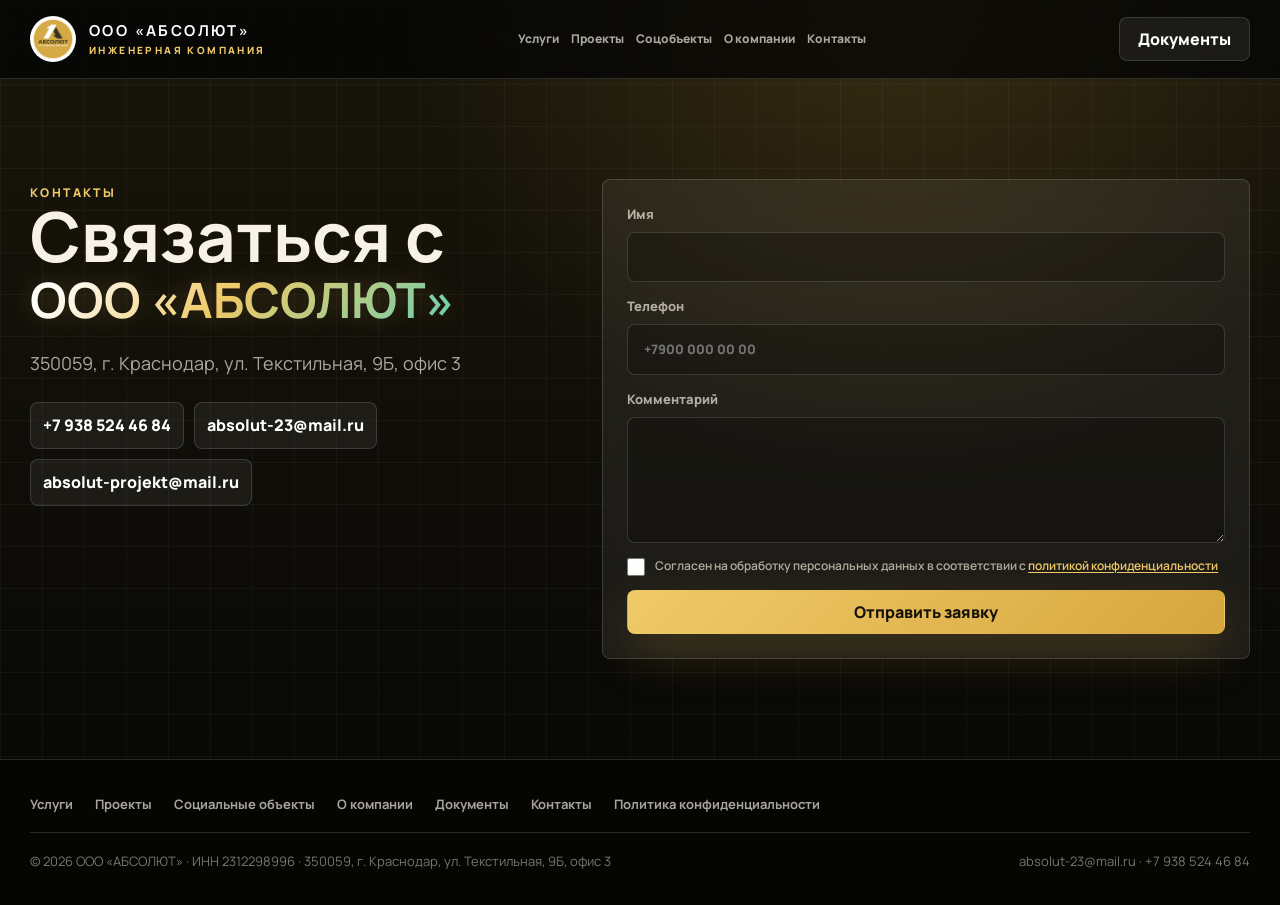
<file: contacts.html>
<!doctype html>
<html lang="ru">
<head>
  <meta charset="utf-8">
  <meta name="viewport" content="width=device-width, initial-scale=1">
  <title>Контакты — ООО «АБСОЛЮТ»</title>
  <meta name="description" content="Телефон, почта и адрес ООО «АБСОЛЮТ» в Краснодаре. Оставьте заявку — инженер свяжется с вами.">
  <link rel="canonical" href="https://absolutkuban.ru/contacts.html">
  <meta property="og:type" content="website">
  <meta property="og:locale" content="ru_RU">
  <meta property="og:site_name" content="ООО «АБСОЛЮТ»">
  <meta property="og:title" content="Контакты — ООО «АБСОЛЮТ»">
  <meta property="og:description" content="Телефон, почта и адрес ООО «АБСОЛЮТ» в Краснодаре. Оставьте заявку — инженер свяжется с вами.">
  <meta property="og:url" content="https://absolutkuban.ru/contacts.html">
  <meta property="og:image" content="https://absolutkuban.ru/assets/og-image.jpg">
  <meta property="og:image:width" content="1200">
  <meta property="og:image:height" content="630">
  <meta name="twitter:card" content="summary_large_image">
  <meta name="theme-color" content="#080806">
  <link rel="icon" type="image/png" sizes="32x32" href="assets/favicon-32.png">
  <link rel="apple-touch-icon" href="assets/apple-touch-icon.png">
  <link rel="preload" href="assets/fonts/manrope-cyrillic-wght-normal.woff2" as="font" type="font/woff2" crossorigin>
  <link rel="stylesheet" href="assets/styles.css?v=20261015-6">
</head>
<body>
  <div class="scroll-progress" data-scroll-progress></div>
  <header class="site-header">
    <div class="container site-header__inner">
      <a class="brand" href="/" aria-label="ООО «АБСОЛЮТ» — на главную"><img src="assets/logo.png" alt="ООО «АБСОЛЮТ»" width="46" height="46"><span><strong>ООО «АБСОЛЮТ»</strong><span>инженерная компания</span></span></a>
      <nav class="nav" data-nav><a href="services.html">Услуги</a><a href="projects.html">Проекты</a><a href="social.html">Соцобъекты</a><a href="about.html">О компании</a><a href="contacts.html" aria-current="page">Контакты</a></nav>
      <div class="header-actions"><a class="btn btn--glass" href="documents.html">Документы</a><a class="btn btn--gold" href="tel:+79385244684">+7 938 524 46 84</a><button class="menu-toggle" type="button" data-menu-toggle aria-label="Меню" aria-expanded="false">☰</button></div>
    </div>
  </header>
  <main>
    <section class="section section--contact"><div class="container contact-command"><div><span class="eyebrow">контакты</span><h1 class="contact-heading"><span>Связаться с</span><strong>ООО «АБСОЛЮТ»</strong></h1><p data-company-address>350059, г. Краснодар, ул. Текстильная, 9Б, офис 3.</p><div class="contact-pills" data-contact-pills></div></div><form class="request-form" data-request-form><input class="form-honeypot" name="website" tabindex="-1" autocomplete="off" aria-hidden="true"><label>Имя<input name="name" autocomplete="name" required></label><label>Телефон<input name="phone" autocomplete="tel" inputmode="tel" maxlength="15" placeholder="+7900 000 00 00" pattern="(?:\+7|8)\d{3} \d{3} \d{2} \d{2}" required></label><label>Комментарий<textarea name="message"></textarea></label><label class="consent"><input type="checkbox" name="consent" value="yes" required><span>Согласен на обработку персональных данных в соответствии с <a href="privacy.html" target="_blank" rel="noopener">политикой конфиденциальности</a></span></label>
            <button class="btn btn--gold" type="submit">Отправить заявку</button></form></div></section>
  </main>
  <footer class="site-footer">
    <div class="container">
      <nav class="footer-links" aria-label="Разделы сайта"><a href="services.html">Услуги</a><a href="projects.html">Проекты</a><a href="social.html">Социальные объекты</a><a href="about.html">О компании</a><a href="documents.html">Документы</a><a href="contacts.html">Контакты</a><a href="privacy.html">Политика конфиденциальности</a></nav>
      <div class="footer-row"><span>ООО «АБСОЛЮТ» · ИНН 2312298996 · 350059, г. Краснодар, ул. Текстильная, 9Б, офис 3</span><span>absolut-23@mail.ru · +7 938 524 46 84</span></div>
    </div>
  </footer>
  <script src="assets/content.js?v=20261015-6"></script>
  <script src="assets/site.js?v=20261015-6"></script>
</body>
</html>
</file>
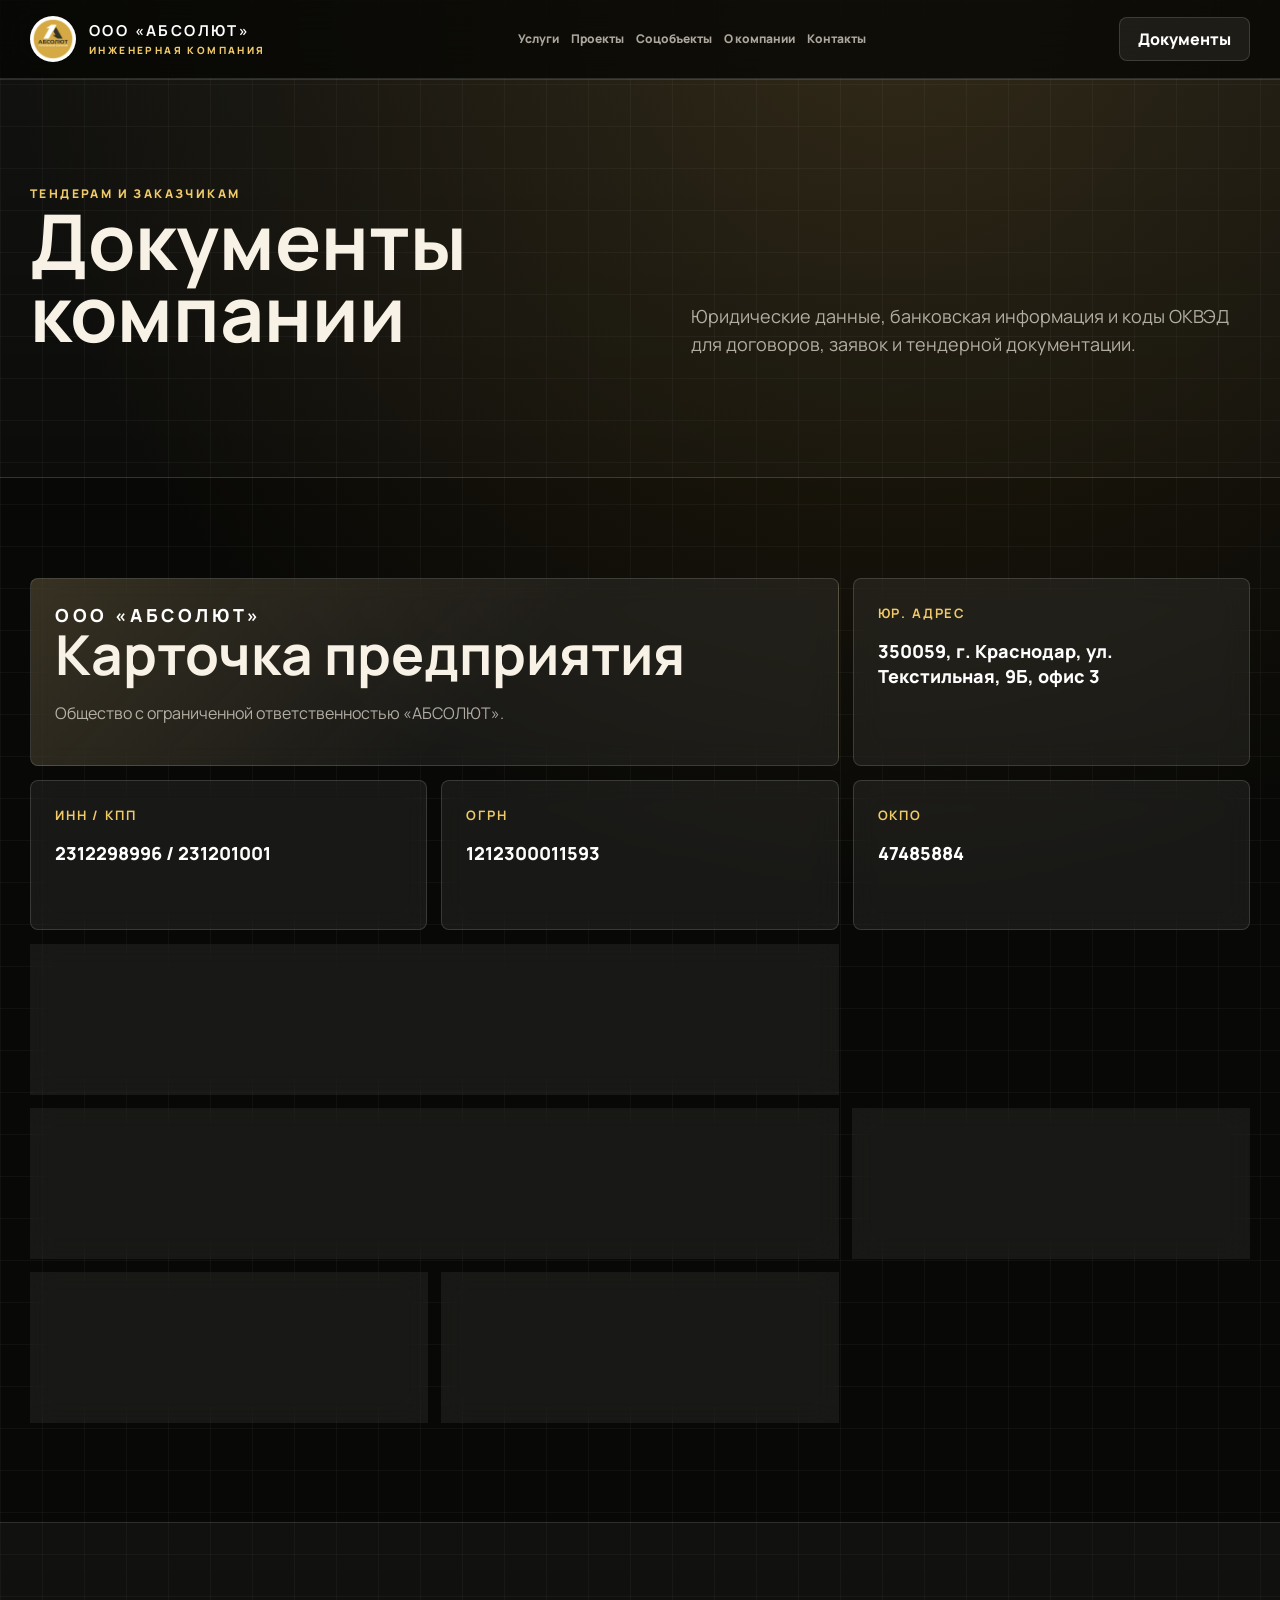
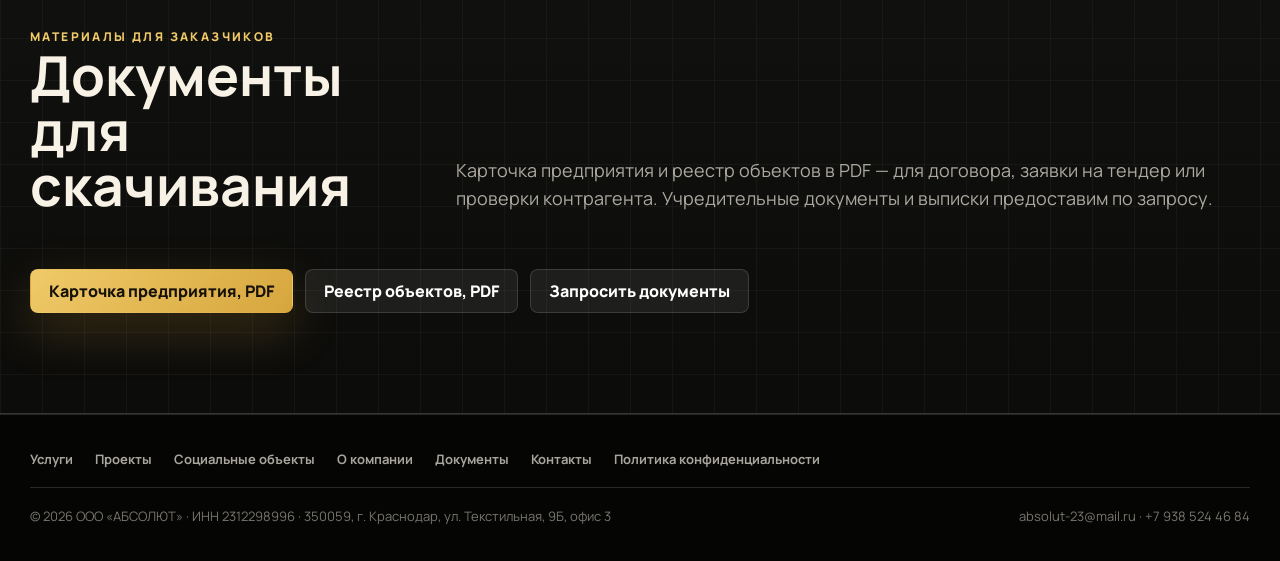
<file: documents.html>
<!doctype html>
<html lang="ru">
<head>
  <meta charset="utf-8">
  <meta name="viewport" content="width=device-width, initial-scale=1">
  <title>Документы и реквизиты — ООО «АБСОЛЮТ»</title>
  <meta name="description" content="Карточка предприятия, банковские реквизиты, ОКВЭД и реестр объектов ООО «АБСОЛЮТ» для договоров и тендерной документации.">
  <link rel="canonical" href="https://absolutkuban.ru/documents.html">
  <meta property="og:type" content="website">
  <meta property="og:locale" content="ru_RU">
  <meta property="og:site_name" content="ООО «АБСОЛЮТ»">
  <meta property="og:title" content="Документы и реквизиты — ООО «АБСОЛЮТ»">
  <meta property="og:description" content="Карточка предприятия, банковские реквизиты, ОКВЭД и реестр объектов ООО «АБСОЛЮТ» для договоров и тендерной документации.">
  <meta property="og:url" content="https://absolutkuban.ru/documents.html">
  <meta property="og:image" content="https://absolutkuban.ru/assets/og-image.jpg">
  <meta property="og:image:width" content="1200">
  <meta property="og:image:height" content="630">
  <meta name="twitter:card" content="summary_large_image">
  <meta name="theme-color" content="#080806">
  <link rel="icon" type="image/png" sizes="32x32" href="assets/favicon-32.png">
  <link rel="apple-touch-icon" href="assets/apple-touch-icon.png">
  <link rel="preload" href="assets/fonts/manrope-cyrillic-wght-normal.woff2" as="font" type="font/woff2" crossorigin>
  <link rel="stylesheet" href="assets/styles.css?v=20261015-6">
</head>
<body>
  <div class="scroll-progress" data-scroll-progress></div>
  <header class="site-header">
    <div class="container site-header__inner">
      <a class="brand" href="/" aria-label="ООО «АБСОЛЮТ» — на главную"><img src="assets/logo.png" alt="ООО «АБСОЛЮТ»" width="46" height="46"><span><strong>ООО «АБСОЛЮТ»</strong><span>инженерная компания</span></span></a>
      <nav class="nav" data-nav><a href="services.html">Услуги</a><a href="projects.html">Проекты</a><a href="social.html">Соцобъекты</a><a href="about.html">О компании</a><a href="contacts.html">Контакты</a></nav>
      <div class="header-actions"><a class="btn btn--glass" href="documents.html">Документы</a><a class="btn btn--gold" href="tel:+79385244684">+7 938 524 46 84</a><button class="menu-toggle" type="button" data-menu-toggle aria-label="Меню" aria-expanded="false">☰</button></div>
    </div>
  </header>
  <main>
    <section class="section section--dark-panel"><div class="container trust-strip"><div><span class="eyebrow">тендерам и заказчикам</span><h1>Документы компании</h1></div><p>Юридические данные, банковская информация и коды ОКВЭД для договоров, заявок и тендерной документации.</p></div></section>
    <section class="section"><div class="container legal-grid"><article class="legal-card legal-card--main"><span class="eyebrow">ООО «АБСОЛЮТ»</span><h2>Карточка предприятия</h2><p>Общество с ограниченной ответственностью «АБСОЛЮТ».</p></article><article class="legal-card"><strong>Юр. адрес</strong><span>350059, г. Краснодар, ул. Текстильная, 9Б, офис 3</span></article><article class="legal-card"><strong>ИНН / КПП</strong><span>2312298996 / 231201001</span></article><article class="legal-card"><strong>ОГРН</strong><span>1212300011593</span></article><article class="legal-card"><strong>ОКПО</strong><span>47485884</span></article><article class="legal-card legal-card--wide"><strong>ОКВЭД</strong><span>43.22 Производство санитарно-технических работ, монтаж отопительных систем и систем вентиляции и кондиционирования воздуха</span></article><article class="legal-card legal-card--wide"><strong>Банк</strong><span>ФИЛИАЛ «РОСТОВСКИЙ» АО «АЛЬФА-БАНК» г. Ростов-на-Дону</span></article><article class="legal-card"><strong>Расчетный счет</strong><span>40702810526190002987</span></article><article class="legal-card"><strong>Корр. счет</strong><span>30101810500000000207</span></article><article class="legal-card"><strong>БИК</strong><span>046015207</span></article></div></section>
    <section class="section section--dark-panel"><div class="container"><div class="section__head"><div><span class="eyebrow">материалы для заказчиков</span><h2>Документы для скачивания</h2></div><p>Карточка предприятия и реестр объектов в PDF — для договора, заявки на тендер или проверки контрагента. Учредительные документы и выписки предоставим по запросу.</p></div><div class="doc-actions"><a class="btn btn--gold" href="assets/docs/absolut-company-card.pdf" download>Карточка предприятия, PDF</a><a class="btn btn--glass" href="assets/docs/absolut-objects-registry.pdf" download>Реестр объектов, PDF</a><a class="btn btn--glass" href="contacts.html">Запросить документы</a></div></div></section>
  </main>
  <footer class="site-footer">
    <div class="container">
      <nav class="footer-links" aria-label="Разделы сайта"><a href="services.html">Услуги</a><a href="projects.html">Проекты</a><a href="social.html">Социальные объекты</a><a href="about.html">О компании</a><a href="documents.html">Документы</a><a href="contacts.html">Контакты</a><a href="privacy.html">Политика конфиденциальности</a></nav>
      <div class="footer-row"><span>ООО «АБСОЛЮТ» · ИНН 2312298996 · 350059, г. Краснодар, ул. Текстильная, 9Б, офис 3</span><span>absolut-23@mail.ru · +7 938 524 46 84</span></div>
    </div>
  </footer>
  <script src="assets/content.js?v=20261015-6"></script>
  <script src="assets/site.js?v=20261015-6"></script>
</body>
</html>
</file>
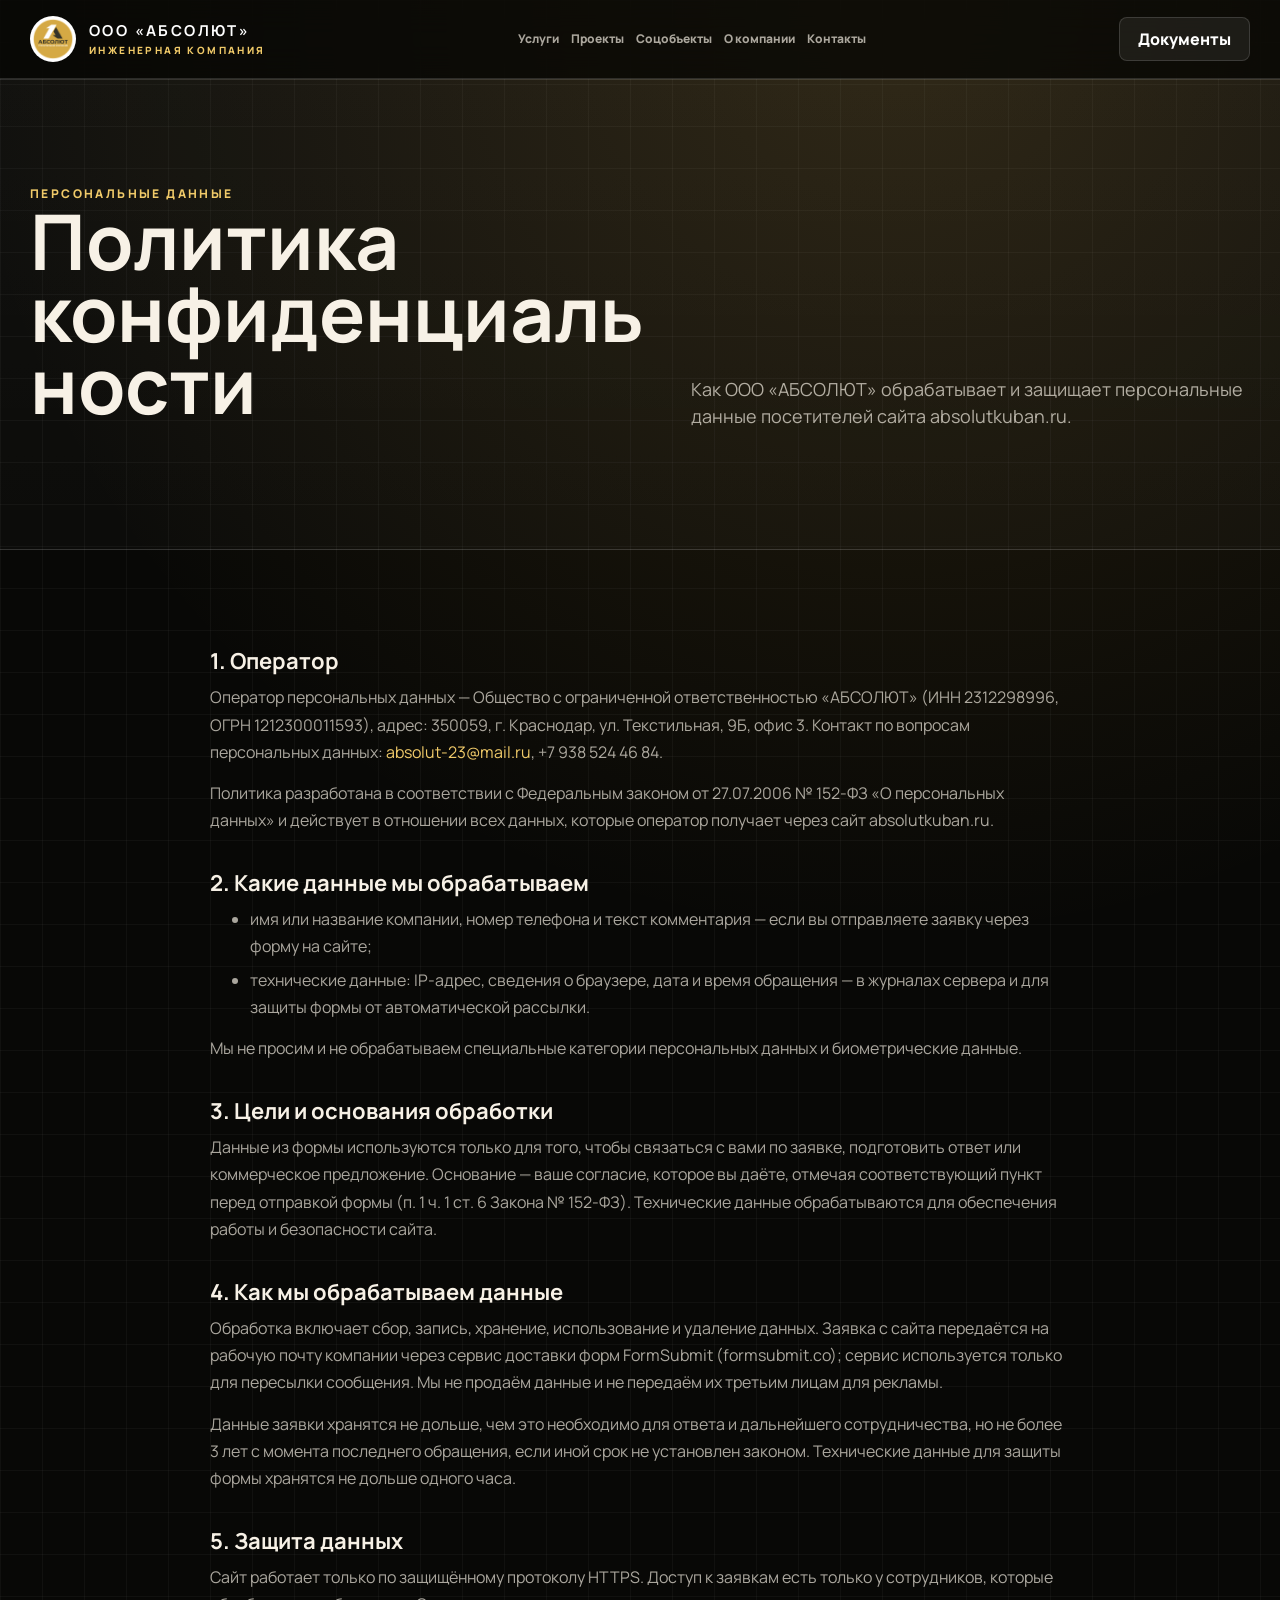
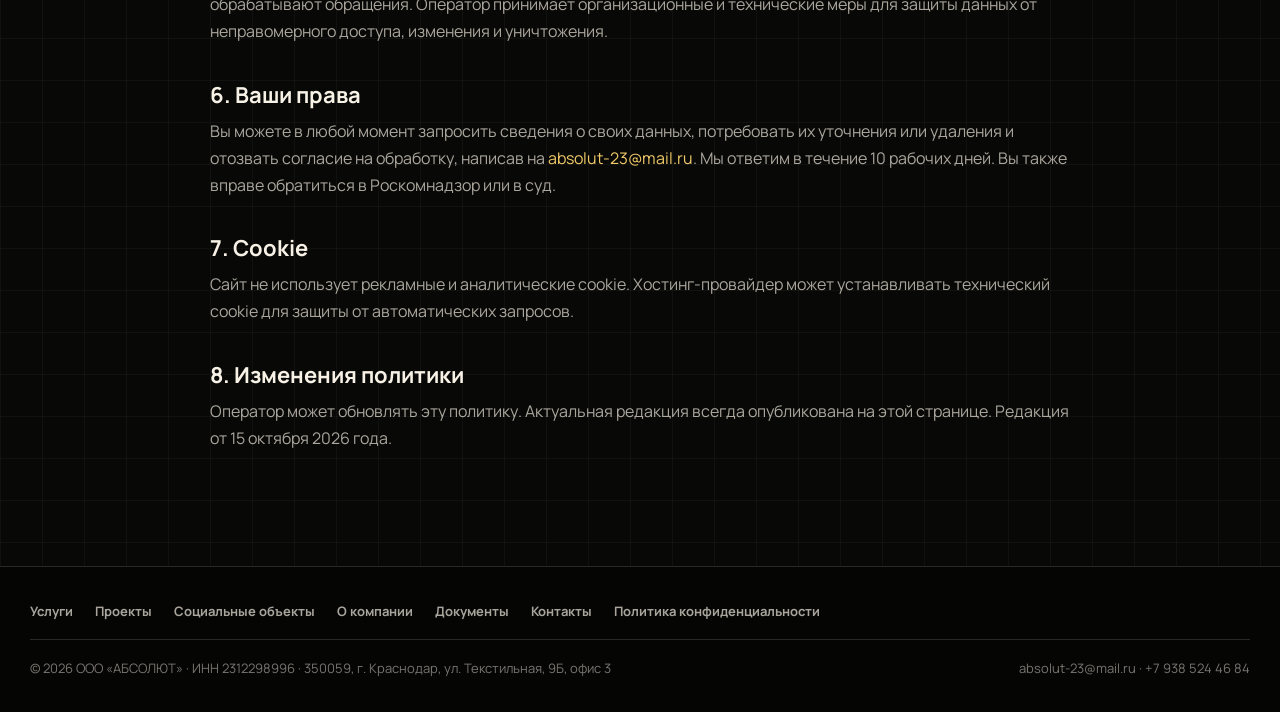
<file: privacy.html>
<!doctype html>
<html lang="ru">
<head>
  <meta charset="utf-8">
  <meta name="viewport" content="width=device-width, initial-scale=1">
  <title>Политика конфиденциальности — ООО «АБСОЛЮТ»</title>
  <meta name="description" content="Политика ООО «АБСОЛЮТ» в отношении обработки персональных данных посетителей сайта absolutkuban.ru.">
  <link rel="canonical" href="https://absolutkuban.ru/privacy.html">
  <meta property="og:type" content="website">
  <meta property="og:locale" content="ru_RU">
  <meta property="og:site_name" content="ООО «АБСОЛЮТ»">
  <meta property="og:title" content="Политика конфиденциальности — ООО «АБСОЛЮТ»">
  <meta property="og:description" content="Политика ООО «АБСОЛЮТ» в отношении обработки персональных данных посетителей сайта absolutkuban.ru.">
  <meta property="og:url" content="https://absolutkuban.ru/privacy.html">
  <meta property="og:image" content="https://absolutkuban.ru/assets/og-image.jpg">
  <meta property="og:image:width" content="1200">
  <meta property="og:image:height" content="630">
  <meta name="twitter:card" content="summary_large_image">
  <meta name="theme-color" content="#080806">
  <link rel="icon" type="image/png" sizes="32x32" href="assets/favicon-32.png">
  <link rel="apple-touch-icon" href="assets/apple-touch-icon.png">
  <link rel="preload" href="assets/fonts/manrope-cyrillic-wght-normal.woff2" as="font" type="font/woff2" crossorigin>
  <link rel="stylesheet" href="assets/styles.css?v=20261015-6">
</head>
<body>
  <div class="scroll-progress" data-scroll-progress></div>
  <header class="site-header">
    <div class="container site-header__inner">
      <a class="brand" href="/" aria-label="ООО «АБСОЛЮТ» — на главную"><img src="assets/logo.png" alt="ООО «АБСОЛЮТ»" width="46" height="46"><span><strong>ООО «АБСОЛЮТ»</strong><span>инженерная компания</span></span></a>
      <nav class="nav" data-nav><a href="services.html">Услуги</a><a href="projects.html">Проекты</a><a href="social.html">Соцобъекты</a><a href="about.html">О компании</a><a href="contacts.html">Контакты</a></nav>
      <div class="header-actions"><a class="btn btn--glass" href="documents.html">Документы</a><a class="btn btn--gold" href="tel:+79385244684">+7 938 524 46 84</a><button class="menu-toggle" type="button" data-menu-toggle aria-label="Меню" aria-expanded="false">☰</button></div>
    </div>
  </header>
  <main>
    <section class="section section--dark-panel"><div class="container trust-strip"><div><span class="eyebrow">персональные данные</span><h1>Политика конфиденциальности</h1></div><p>Как ООО «АБСОЛЮТ» обрабатывает и защищает персональные данные посетителей сайта absolutkuban.ru.</p></div></section>
    <section class="section"><div class="container prose">
      <h2>1. Оператор</h2>
      <p>Оператор персональных данных — Общество с ограниченной ответственностью «АБСОЛЮТ» (ИНН 2312298996, ОГРН 1212300011593), адрес: 350059, г. Краснодар, ул. Текстильная, 9Б, офис 3. Контакт по вопросам персональных данных: <a href="mailto:absolut-23@mail.ru">absolut-23@mail.ru</a>, +7 938 524 46 84.</p>
      <p>Политика разработана в соответствии с Федеральным законом от 27.07.2006 № 152-ФЗ «О персональных данных» и действует в отношении всех данных, которые оператор получает через сайт absolutkuban.ru.</p>
      <h2>2. Какие данные мы обрабатываем</h2>
      <ul>
        <li>имя или название компании, номер телефона и текст комментария — если вы отправляете заявку через форму на сайте;</li>
        <li>технические данные: IP-адрес, сведения о браузере, дата и время обращения — в журналах сервера и для защиты формы от автоматической рассылки.</li>
      </ul>
      <p>Мы не просим и не обрабатываем специальные категории персональных данных и биометрические данные.</p>
      <h2>3. Цели и основания обработки</h2>
      <p>Данные из формы используются только для того, чтобы связаться с вами по заявке, подготовить ответ или коммерческое предложение. Основание — ваше согласие, которое вы даёте, отмечая соответствующий пункт перед отправкой формы (п. 1 ч. 1 ст. 6 Закона № 152-ФЗ). Технические данные обрабатываются для обеспечения работы и безопасности сайта.</p>
      <h2>4. Как мы обрабатываем данные</h2>
      <p>Обработка включает сбор, запись, хранение, использование и удаление данных. Заявка с сайта передаётся на рабочую почту компании через сервис доставки форм FormSubmit (formsubmit.co); сервис используется только для пересылки сообщения. Мы не продаём данные и не передаём их третьим лицам для рекламы.</p>
      <p>Данные заявки хранятся не дольше, чем это необходимо для ответа и дальнейшего сотрудничества, но не более 3 лет с момента последнего обращения, если иной срок не установлен законом. Технические данные для защиты формы хранятся не дольше одного часа.</p>
      <h2>5. Защита данных</h2>
      <p>Сайт работает только по защищённому протоколу HTTPS. Доступ к заявкам есть только у сотрудников, которые обрабатывают обращения. Оператор принимает организационные и технические меры для защиты данных от неправомерного доступа, изменения и уничтожения.</p>
      <h2>6. Ваши права</h2>
      <p>Вы можете в любой момент запросить сведения о своих данных, потребовать их уточнения или удаления и отозвать согласие на обработку, написав на <a href="mailto:absolut-23@mail.ru">absolut-23@mail.ru</a>. Мы ответим в течение 10 рабочих дней. Вы также вправе обратиться в Роскомнадзор или в суд.</p>
      <h2>7. Cookie</h2>
      <p>Сайт не использует рекламные и аналитические cookie. Хостинг-провайдер может устанавливать технический cookie для защиты от автоматических запросов.</p>
      <h2>8. Изменения политики</h2>
      <p>Оператор может обновлять эту политику. Актуальная редакция всегда опубликована на этой странице. Редакция от 15 октября 2026 года.</p>
    </div></section>
  </main>
  <footer class="site-footer">
    <div class="container">
      <nav class="footer-links" aria-label="Разделы сайта"><a href="services.html">Услуги</a><a href="projects.html">Проекты</a><a href="social.html">Социальные объекты</a><a href="about.html">О компании</a><a href="documents.html">Документы</a><a href="contacts.html">Контакты</a><a href="privacy.html">Политика конфиденциальности</a></nav>
      <div class="footer-row"><span>ООО «АБСОЛЮТ» · ИНН 2312298996 · 350059, г. Краснодар, ул. Текстильная, 9Б, офис 3</span><span>absolut-23@mail.ru · +7 938 524 46 84</span></div>
    </div>
  </footer>
  <script src="assets/content.js?v=20261015-6"></script>
  <script src="assets/site.js?v=20261015-6"></script>
</body>
</html>
</file>
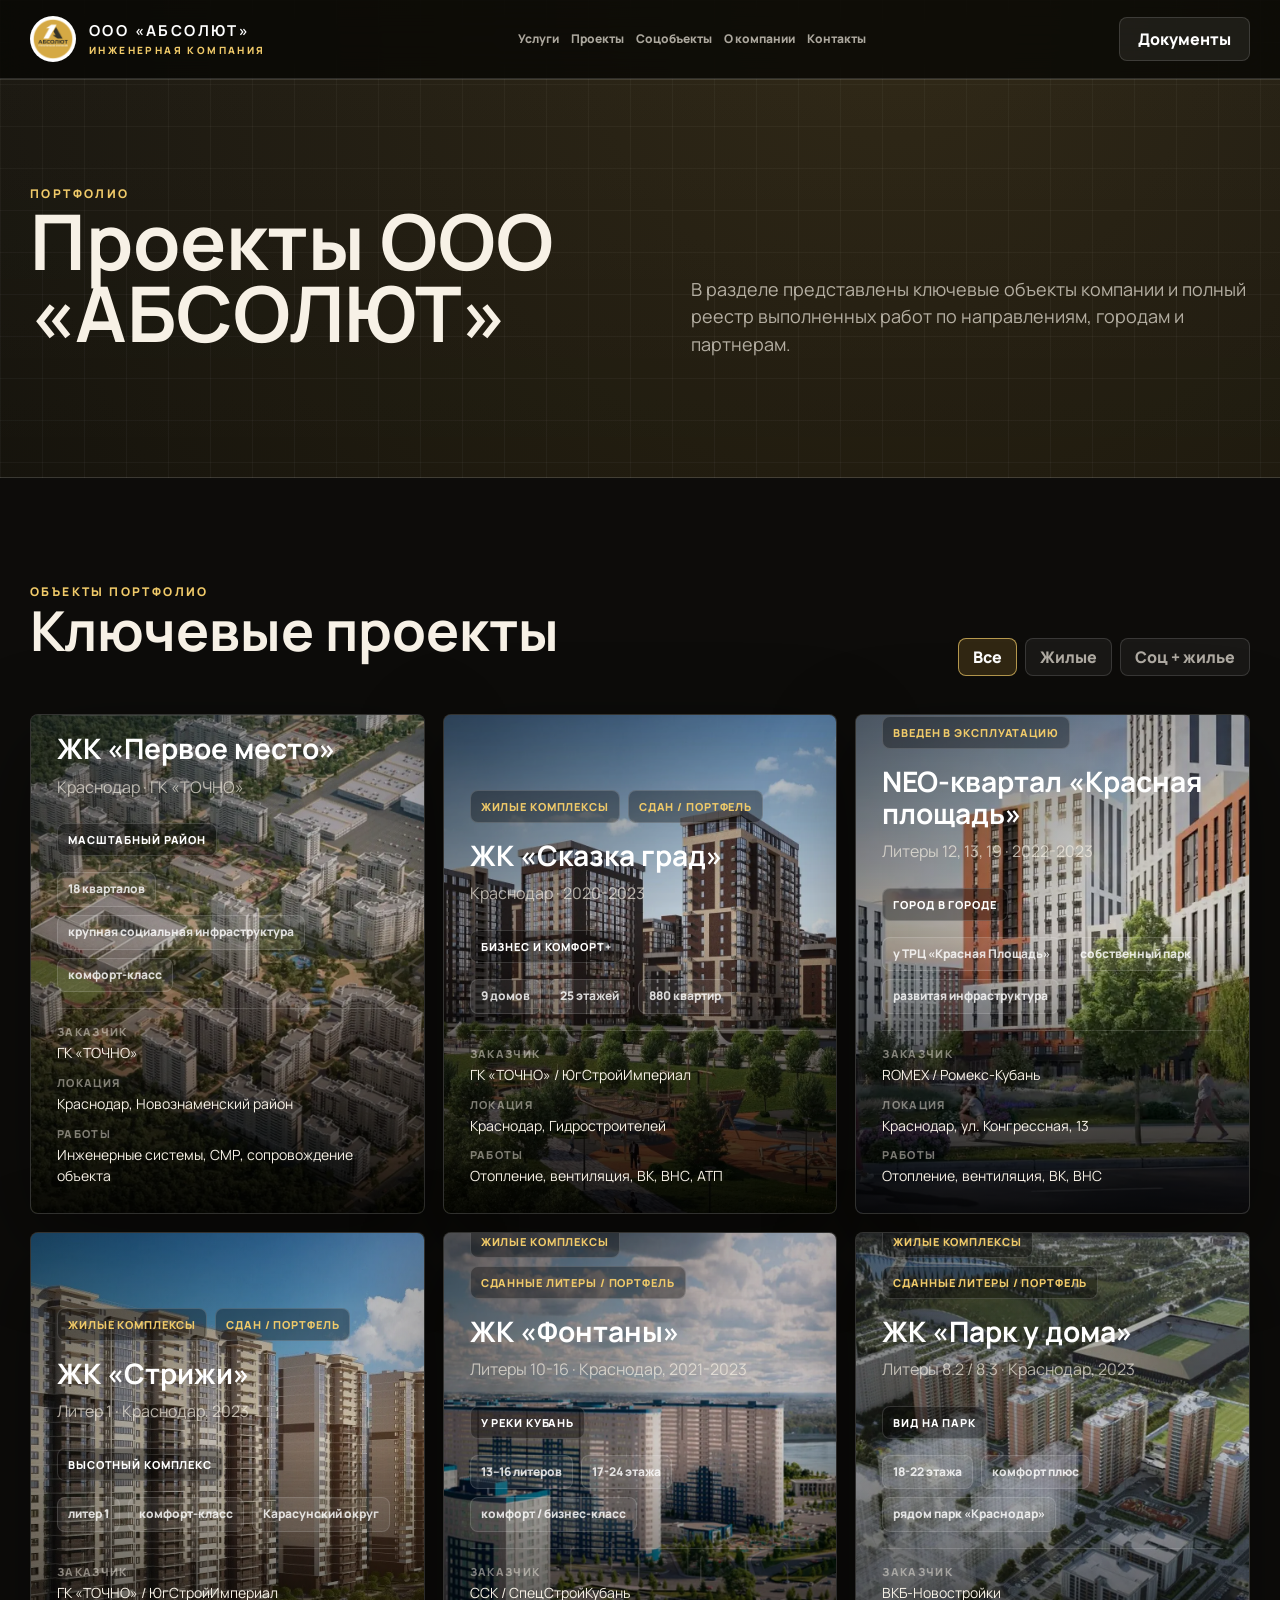
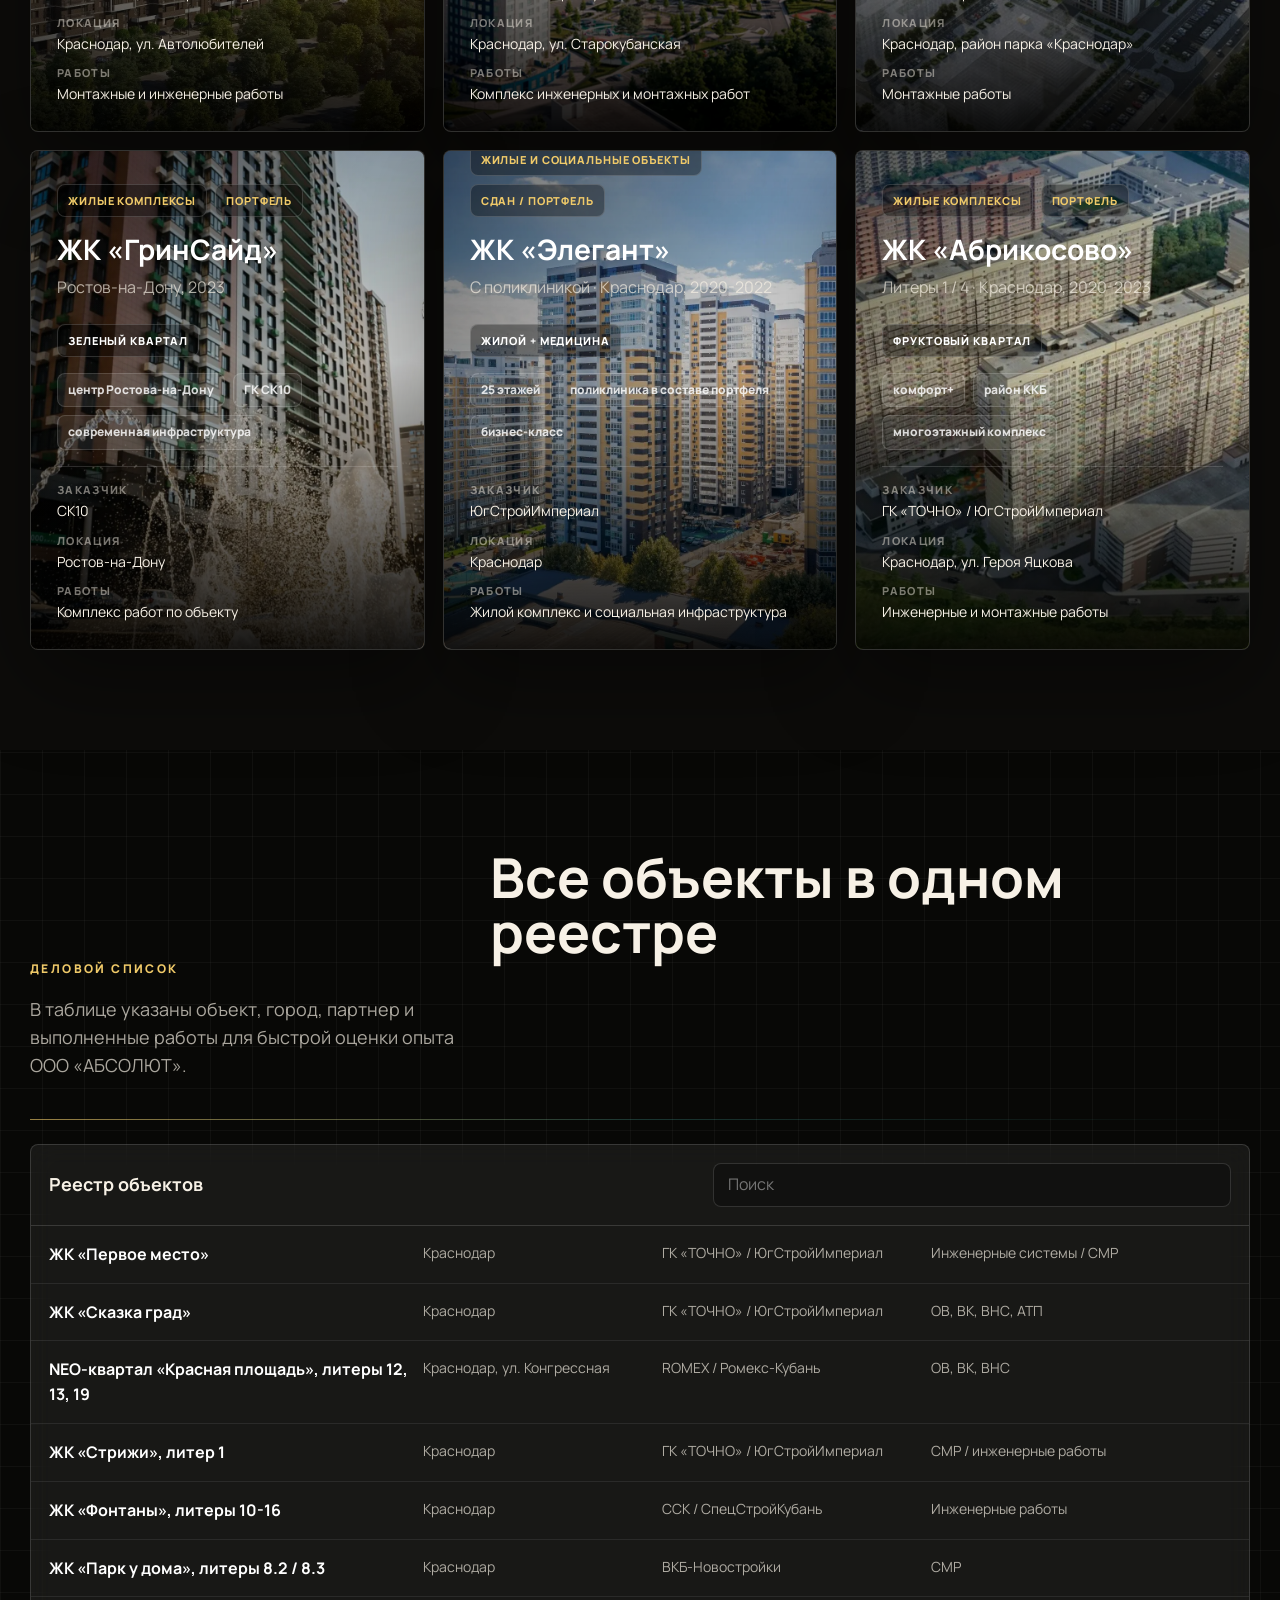
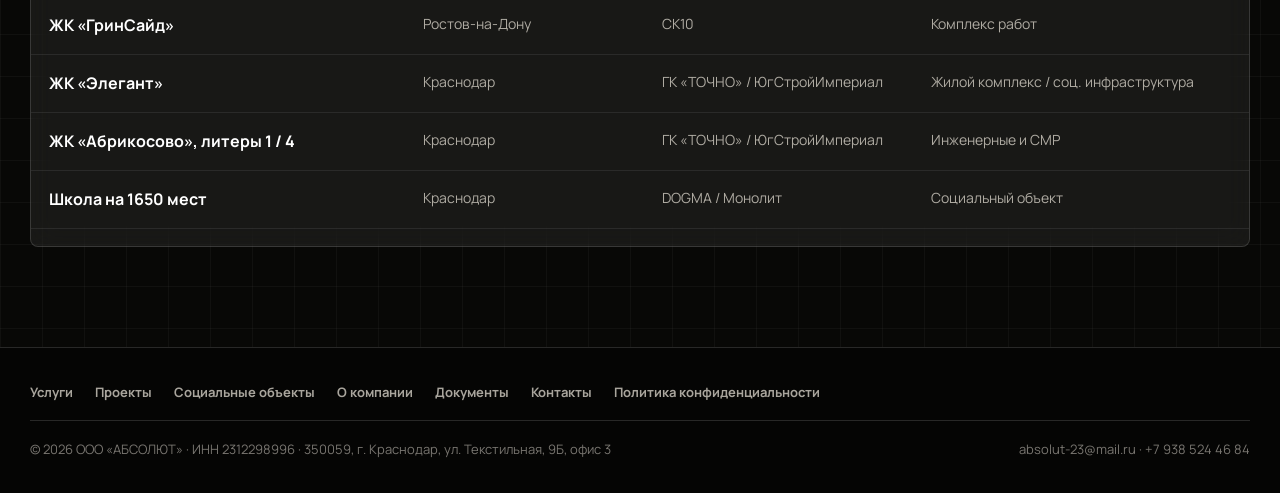
<file: projects.html>
<!doctype html>
<html lang="ru">
<head>
  <meta charset="utf-8">
  <meta name="viewport" content="width=device-width, initial-scale=1">
  <title>Проекты — ООО «АБСОЛЮТ»</title>
  <meta name="description" content="Портфолио ООО «АБСОЛЮТ»: жилые комплексы и социальные объекты Краснодара и Ростова-на-Дону, заказчики, виды работ и полный реестр объектов.">
  <link rel="canonical" href="https://absolutkuban.ru/projects.html">
  <meta property="og:type" content="website">
  <meta property="og:locale" content="ru_RU">
  <meta property="og:site_name" content="ООО «АБСОЛЮТ»">
  <meta property="og:title" content="Проекты — ООО «АБСОЛЮТ»">
  <meta property="og:description" content="Портфолио ООО «АБСОЛЮТ»: жилые комплексы и социальные объекты Краснодара и Ростова-на-Дону, заказчики, виды работ и полный реестр объектов.">
  <meta property="og:url" content="https://absolutkuban.ru/projects.html">
  <meta property="og:image" content="https://absolutkuban.ru/assets/og-image.jpg">
  <meta property="og:image:width" content="1200">
  <meta property="og:image:height" content="630">
  <meta name="twitter:card" content="summary_large_image">
  <meta name="theme-color" content="#080806">
  <link rel="icon" type="image/png" sizes="32x32" href="assets/favicon-32.png">
  <link rel="apple-touch-icon" href="assets/apple-touch-icon.png">
  <link rel="preload" href="assets/fonts/manrope-cyrillic-wght-normal.woff2" as="font" type="font/woff2" crossorigin>
  <link rel="stylesheet" href="assets/styles.css?v=20261015-6">
</head>
<body>
  <div class="scroll-progress" data-scroll-progress></div>
  <header class="site-header">
    <div class="container site-header__inner">
      <a class="brand" href="/" aria-label="ООО «АБСОЛЮТ» — на главную"><img src="assets/logo.png" alt="ООО «АБСОЛЮТ»" width="46" height="46"><span><strong>ООО «АБСОЛЮТ»</strong><span>инженерная компания</span></span></a>
      <nav class="nav" data-nav><a href="services.html">Услуги</a><a href="projects.html" aria-current="page">Проекты</a><a href="social.html">Соцобъекты</a><a href="about.html">О компании</a><a href="contacts.html">Контакты</a></nav>
      <div class="header-actions"><a class="btn btn--glass" href="documents.html">Документы</a><a class="btn btn--gold" href="tel:+79385244684">+7 938 524 46 84</a><button class="menu-toggle" type="button" data-menu-toggle aria-label="Меню" aria-expanded="false">☰</button></div>
    </div>
  </header>
  <main>
    <section class="section section--dark-panel">
      <div class="container trust-strip">
        <div><span class="eyebrow">портфолио</span><h1>Проекты ООО «АБСОЛЮТ»</h1></div>
        <p>В разделе представлены ключевые объекты компании и полный реестр выполненных работ по направлениям, городам и партнерам.</p>
      </div>
    </section>
    <section class="section section--image-led">
      <div class="container">
        <div class="section__head">
          <div><span class="eyebrow">объекты портфолио</span><h2>Ключевые проекты</h2></div>
          <div class="filter-bar" data-project-filters><button class="is-active" type="button" data-filter="all">Все</button><button type="button" data-filter="Жилые комплексы">Жилые</button><button type="button" data-filter="Жилые и социальные объекты">Соц + жилье</button></div>
        </div>
        <div class="project-showcase" data-projects data-projects-detailed></div>
      </div>
    </section>
    <section class="section">
      <div class="container registry-layout">
        <div class="registry-copy"><span class="eyebrow">деловой список</span><h2>Все объекты в одном реестре</h2><p>В таблице указаны объект, город, партнер и выполненные работы для быстрой оценки опыта ООО «АБСОЛЮТ».</p></div>
        <div class="registry-panel"><div class="registry-tools"><strong>Реестр объектов</strong><input type="search" data-registry-search placeholder="Поиск"></div><div class="object-registry" data-object-registry></div></div>
      </div>
    </section>
  </main>
  <footer class="site-footer">
    <div class="container">
      <nav class="footer-links" aria-label="Разделы сайта"><a href="services.html">Услуги</a><a href="projects.html">Проекты</a><a href="social.html">Социальные объекты</a><a href="about.html">О компании</a><a href="documents.html">Документы</a><a href="contacts.html">Контакты</a><a href="privacy.html">Политика конфиденциальности</a></nav>
      <div class="footer-row"><span>ООО «АБСОЛЮТ» · ИНН 2312298996 · 350059, г. Краснодар, ул. Текстильная, 9Б, офис 3</span><span>absolut-23@mail.ru · +7 938 524 46 84</span></div>
    </div>
  </footer>
  <script src="assets/content.js?v=20261015-6"></script>
  <script src="assets/site.js?v=20261015-6"></script>
</body>
</html>
</file>
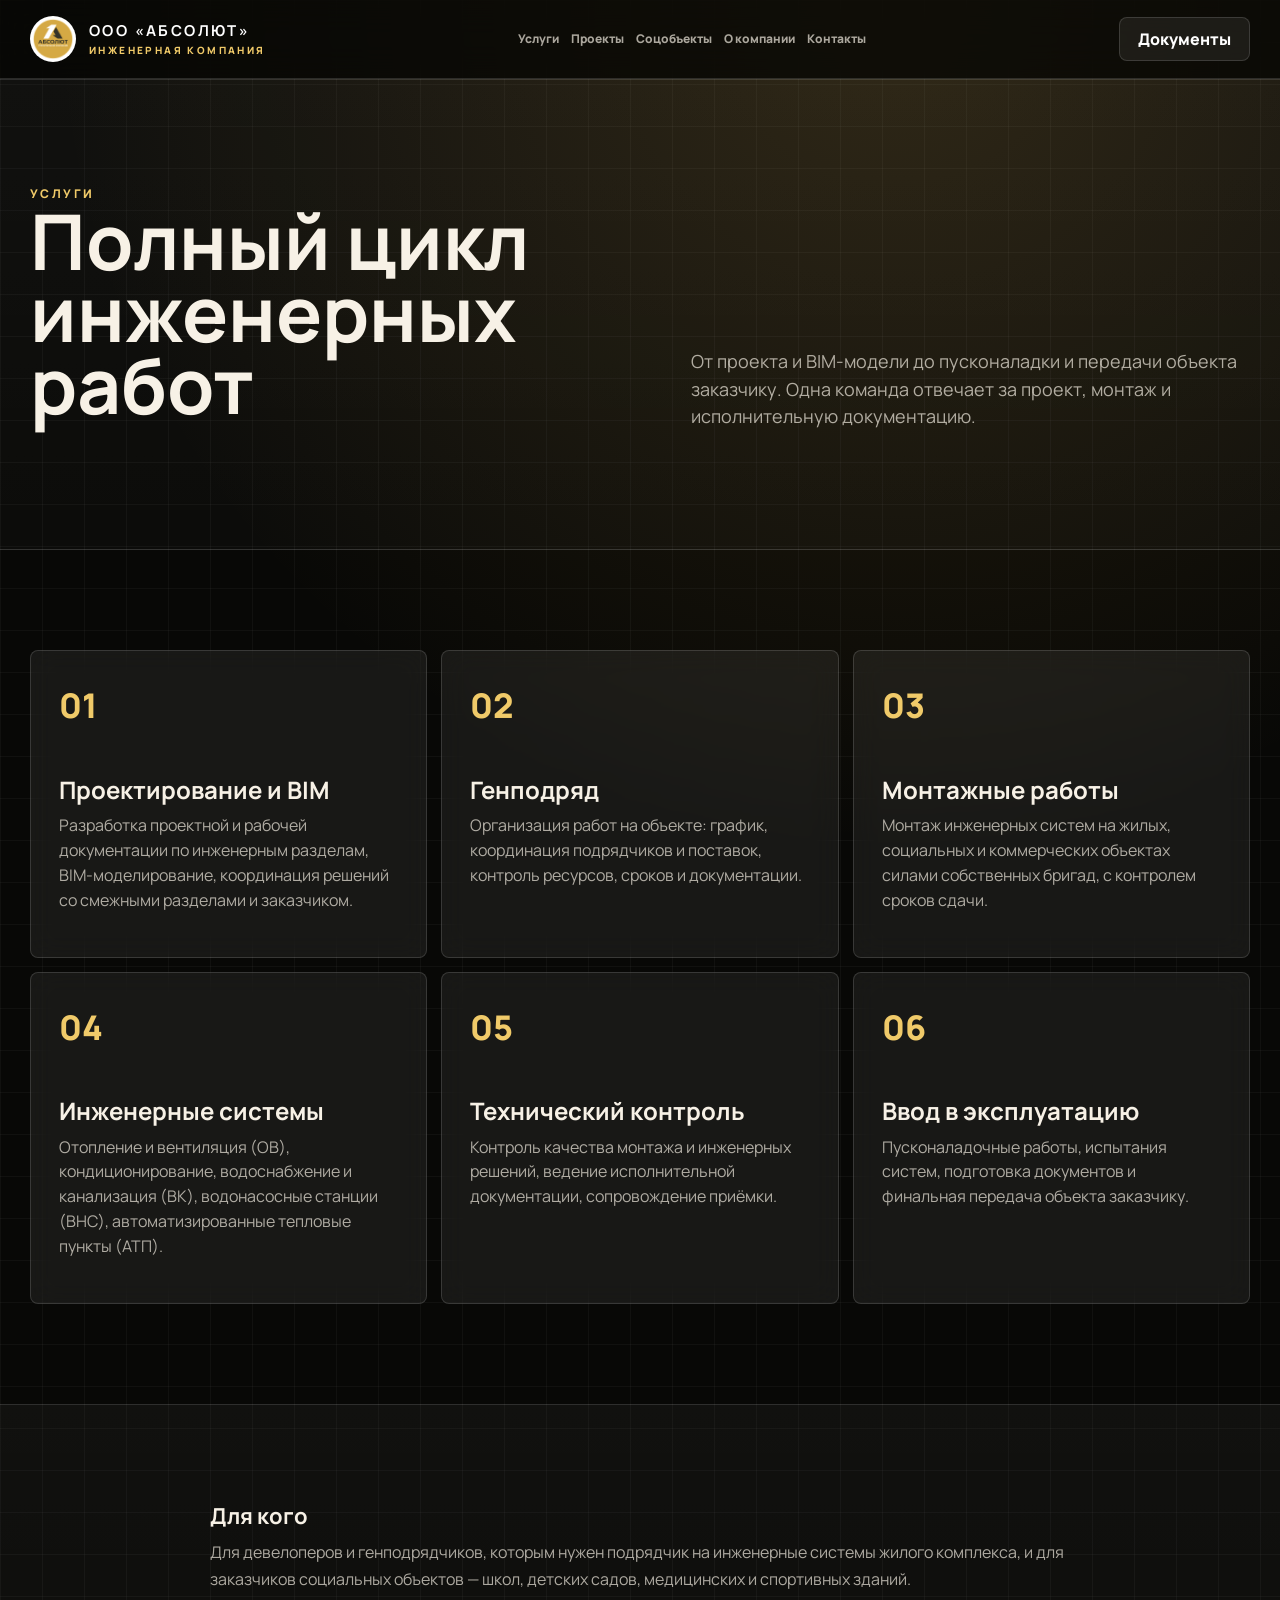
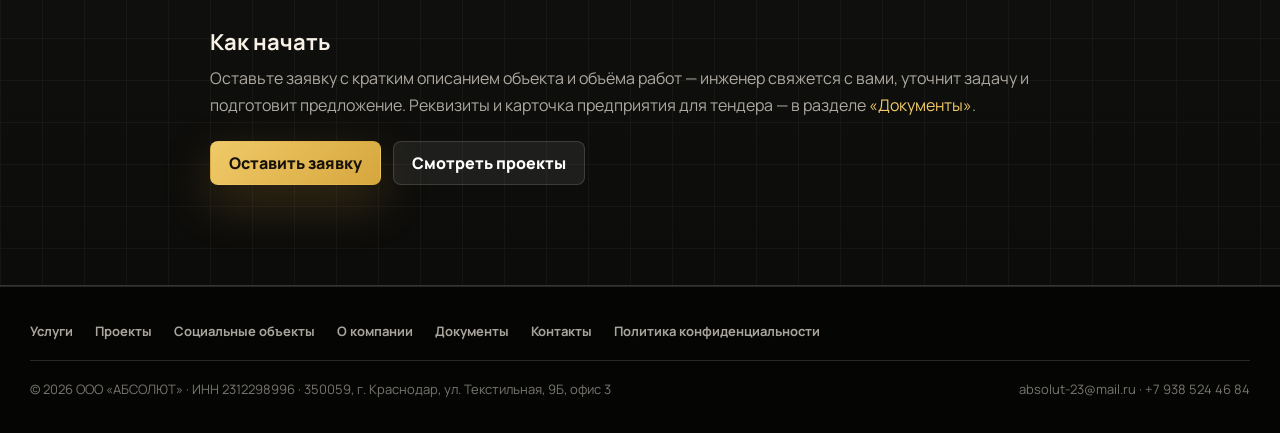
<file: services.html>
<!doctype html>
<html lang="ru">
<head>
  <meta charset="utf-8">
  <meta name="viewport" content="width=device-width, initial-scale=1">
  <title>Услуги — ООО «АБСОЛЮТ»</title>
  <meta name="description" content="Проектирование и BIM, генподряд, монтаж отопления, вентиляции, водоснабжения, канализации, ВНС и АТП, технический контроль и ввод объектов в эксплуатацию.">
  <link rel="canonical" href="https://absolutkuban.ru/services.html">
  <meta property="og:type" content="website">
  <meta property="og:locale" content="ru_RU">
  <meta property="og:site_name" content="ООО «АБСОЛЮТ»">
  <meta property="og:title" content="Услуги — ООО «АБСОЛЮТ»">
  <meta property="og:description" content="Проектирование и BIM, генподряд, монтаж отопления, вентиляции, водоснабжения, канализации, ВНС и АТП, технический контроль и ввод объектов в эксплуатацию.">
  <meta property="og:url" content="https://absolutkuban.ru/services.html">
  <meta property="og:image" content="https://absolutkuban.ru/assets/og-image.jpg">
  <meta property="og:image:width" content="1200">
  <meta property="og:image:height" content="630">
  <meta name="twitter:card" content="summary_large_image">
  <meta name="theme-color" content="#080806">
  <link rel="icon" type="image/png" sizes="32x32" href="assets/favicon-32.png">
  <link rel="apple-touch-icon" href="assets/apple-touch-icon.png">
  <link rel="preload" href="assets/fonts/manrope-cyrillic-wght-normal.woff2" as="font" type="font/woff2" crossorigin>
  <link rel="stylesheet" href="assets/styles.css?v=20261015-6">
</head>
<body>
  <div class="scroll-progress" data-scroll-progress></div>
  <header class="site-header">
    <div class="container site-header__inner">
      <a class="brand" href="/" aria-label="ООО «АБСОЛЮТ» — на главную"><img src="assets/logo.png" alt="ООО «АБСОЛЮТ»" width="46" height="46"><span><strong>ООО «АБСОЛЮТ»</strong><span>инженерная компания</span></span></a>
      <nav class="nav" data-nav><a href="services.html" aria-current="page">Услуги</a><a href="projects.html">Проекты</a><a href="social.html">Соцобъекты</a><a href="about.html">О компании</a><a href="contacts.html">Контакты</a></nav>
      <div class="header-actions"><a class="btn btn--glass" href="documents.html">Документы</a><a class="btn btn--gold" href="tel:+79385244684">+7 938 524 46 84</a><button class="menu-toggle" type="button" data-menu-toggle aria-label="Меню" aria-expanded="false">☰</button></div>
    </div>
  </header>
  <main>
    <section class="section section--dark-panel"><div class="container trust-strip"><div><span class="eyebrow">услуги</span><h1>Полный цикл инженерных работ</h1></div><p>От проекта и BIM-модели до пусконаладки и передачи объекта заказчику. Одна команда отвечает за проект, монтаж и исполнительную документацию.</p></div></section>
    <section class="section"><div class="container capability-grid">
      <article class="capability-card"><span>01</span><h3>Проектирование и BIM</h3><p>Разработка проектной и рабочей документации по инженерным разделам, BIM-моделирование, координация решений со смежными разделами и заказчиком.</p></article>
      <article class="capability-card"><span>02</span><h3>Генподряд</h3><p>Организация работ на объекте: график, координация подрядчиков и поставок, контроль ресурсов, сроков и документации.</p></article>
      <article class="capability-card"><span>03</span><h3>Монтажные работы</h3><p>Монтаж инженерных систем на жилых, социальных и коммерческих объектах силами собственных бригад, с контролем сроков сдачи.</p></article>
      <article class="capability-card"><span>04</span><h3>Инженерные системы</h3><p>Отопление и вентиляция (ОВ), кондиционирование, водоснабжение и канализация (ВК), водонасосные станции (ВНС), автоматизированные тепловые пункты (АТП).</p></article>
      <article class="capability-card"><span>05</span><h3>Технический контроль</h3><p>Контроль качества монтажа и инженерных решений, ведение исполнительной документации, сопровождение приёмки.</p></article>
      <article class="capability-card"><span>06</span><h3>Ввод в эксплуатацию</h3><p>Пусконаладочные работы, испытания систем, подготовка документов и финальная передача объекта заказчику.</p></article>
    </div></section>
    <section class="section section--dark-panel"><div class="container prose">
      <h2>Для кого</h2>
      <p>Для девелоперов и генподрядчиков, которым нужен подрядчик на инженерные системы жилого комплекса, и для заказчиков социальных объектов — школ, детских садов, медицинских и спортивных зданий.</p>
      <h2>Как начать</h2>
      <p>Оставьте заявку с кратким описанием объекта и объёма работ — инженер свяжется с вами, уточнит задачу и подготовит предложение. Реквизиты и карточка предприятия для тендера — в разделе <a href="documents.html">«Документы»</a>.</p>
      <div class="doc-actions"><a class="btn btn--gold" href="contacts.html">Оставить заявку</a><a class="btn btn--glass" href="projects.html">Смотреть проекты</a></div>
    </div></section>
  </main>
  <footer class="site-footer">
    <div class="container">
      <nav class="footer-links" aria-label="Разделы сайта"><a href="services.html">Услуги</a><a href="projects.html">Проекты</a><a href="social.html">Социальные объекты</a><a href="about.html">О компании</a><a href="documents.html">Документы</a><a href="contacts.html">Контакты</a><a href="privacy.html">Политика конфиденциальности</a></nav>
      <div class="footer-row"><span>ООО «АБСОЛЮТ» · ИНН 2312298996 · 350059, г. Краснодар, ул. Текстильная, 9Б, офис 3</span><span>absolut-23@mail.ru · +7 938 524 46 84</span></div>
    </div>
  </footer>
  <script src="assets/content.js?v=20261015-6"></script>
  <script src="assets/site.js?v=20261015-6"></script>
</body>
</html>
</file>
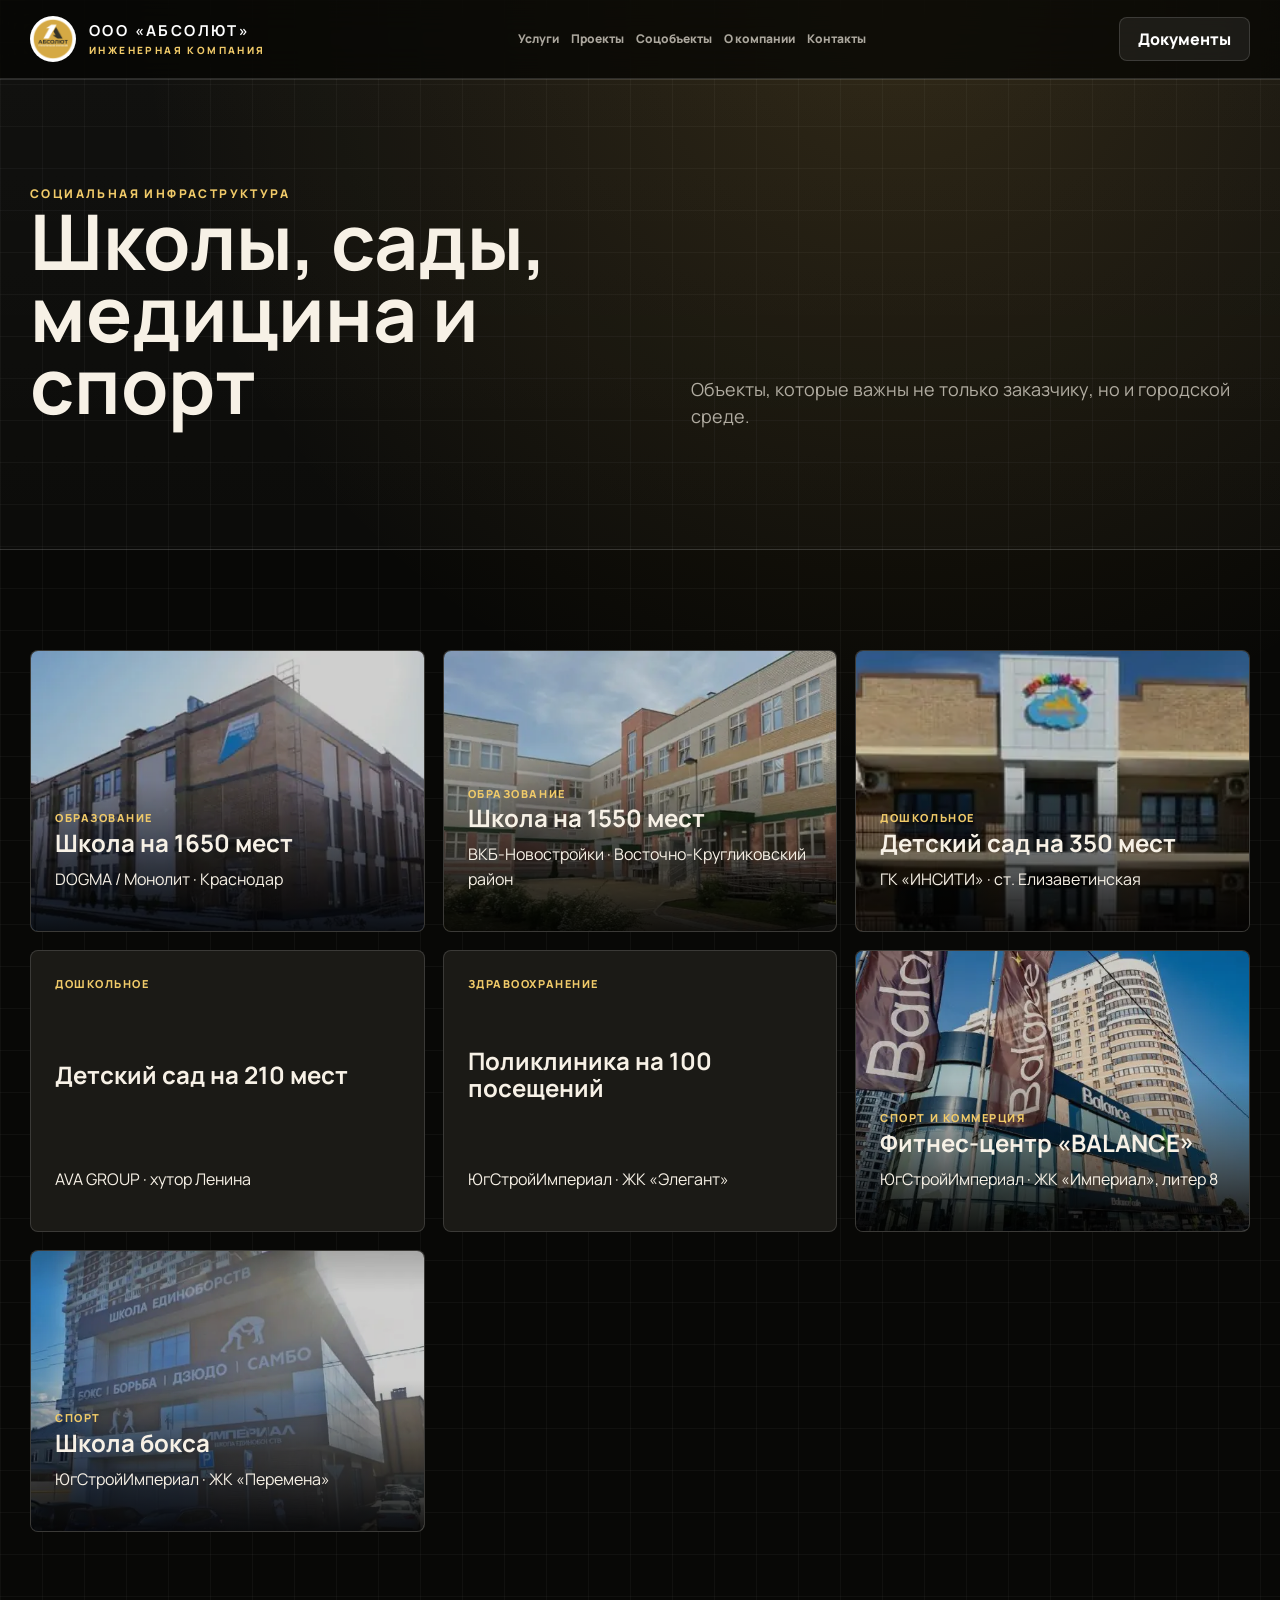
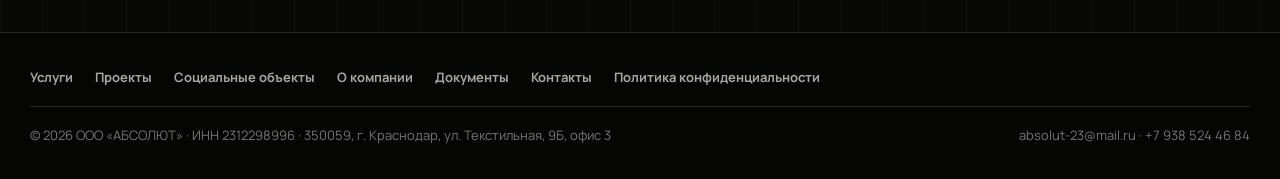
<file: social.html>
<!doctype html>
<html lang="ru">
<head>
  <meta charset="utf-8">
  <meta name="viewport" content="width=device-width, initial-scale=1">
  <title>Социальные объекты — ООО «АБСОЛЮТ»</title>
  <meta name="description" content="Школы, детские сады, поликлиника и спортивные объекты, на которых ООО «АБСОЛЮТ» выполняло инженерные работы.">
  <link rel="canonical" href="https://absolutkuban.ru/social.html">
  <meta property="og:type" content="website">
  <meta property="og:locale" content="ru_RU">
  <meta property="og:site_name" content="ООО «АБСОЛЮТ»">
  <meta property="og:title" content="Социальные объекты — ООО «АБСОЛЮТ»">
  <meta property="og:description" content="Школы, детские сады, поликлиника и спортивные объекты, на которых ООО «АБСОЛЮТ» выполняло инженерные работы.">
  <meta property="og:url" content="https://absolutkuban.ru/social.html">
  <meta property="og:image" content="https://absolutkuban.ru/assets/og-image.jpg">
  <meta property="og:image:width" content="1200">
  <meta property="og:image:height" content="630">
  <meta name="twitter:card" content="summary_large_image">
  <meta name="theme-color" content="#080806">
  <link rel="icon" type="image/png" sizes="32x32" href="assets/favicon-32.png">
  <link rel="apple-touch-icon" href="assets/apple-touch-icon.png">
  <link rel="preload" href="assets/fonts/manrope-cyrillic-wght-normal.woff2" as="font" type="font/woff2" crossorigin>
  <link rel="stylesheet" href="assets/styles.css?v=20261015-6">
</head>
<body>
  <div class="scroll-progress" data-scroll-progress></div>
  <header class="site-header">
    <div class="container site-header__inner">
      <a class="brand" href="/" aria-label="ООО «АБСОЛЮТ» — на главную"><img src="assets/logo.png" alt="ООО «АБСОЛЮТ»" width="46" height="46"><span><strong>ООО «АБСОЛЮТ»</strong><span>инженерная компания</span></span></a>
      <nav class="nav" data-nav><a href="services.html">Услуги</a><a href="projects.html">Проекты</a><a href="social.html" aria-current="page">Соцобъекты</a><a href="about.html">О компании</a><a href="contacts.html">Контакты</a></nav>
      <div class="header-actions"><a class="btn btn--glass" href="documents.html">Документы</a><a class="btn btn--gold" href="tel:+79385244684">+7 938 524 46 84</a><button class="menu-toggle" type="button" data-menu-toggle aria-label="Меню" aria-expanded="false">☰</button></div>
    </div>
  </header>
  <main>
    <section class="section section--dark-panel"><div class="container trust-strip"><div><span class="eyebrow">социальная инфраструктура</span><h1>Школы, сады, медицина и спорт</h1></div><p>Объекты, которые важны не только заказчику, но и городской среде.</p></div></section>
    <section class="section"><div class="container"><div class="social-grid" data-social-projects></div></div></section>
  </main>
  <footer class="site-footer">
    <div class="container">
      <nav class="footer-links" aria-label="Разделы сайта"><a href="services.html">Услуги</a><a href="projects.html">Проекты</a><a href="social.html">Социальные объекты</a><a href="about.html">О компании</a><a href="documents.html">Документы</a><a href="contacts.html">Контакты</a><a href="privacy.html">Политика конфиденциальности</a></nav>
      <div class="footer-row"><span>ООО «АБСОЛЮТ» · ИНН 2312298996 · 350059, г. Краснодар, ул. Текстильная, 9Б, офис 3</span><span>absolut-23@mail.ru · +7 938 524 46 84</span></div>
    </div>
  </footer>
  <script src="assets/content.js?v=20261015-6"></script>
  <script src="assets/site.js?v=20261015-6"></script>
</body>
</html>
</file>
<file: assets/styles.css>
/* Manrope, self-hosted (SIL OFL 1.1, see assets/fonts/OFL.txt) */
@font-face {
  font-family: Manrope;
  font-style: normal;
  font-display: swap;
  font-weight: 200 800;
  src: url(fonts/manrope-cyrillic-wght-normal.woff2) format("woff2-variations"), url(fonts/manrope-cyrillic-wght-normal.woff2) format("woff2");
  unicode-range: U+0301, U+0400-045F, U+0490-0491, U+04B0-04B1, U+2116;
}

@font-face {
  font-family: Manrope;
  font-style: normal;
  font-display: swap;
  font-weight: 200 800;
  src: url(fonts/manrope-latin-wght-normal.woff2) format("woff2-variations"), url(fonts/manrope-latin-wght-normal.woff2) format("woff2");
  unicode-range: U+0000-00FF, U+0131, U+0152-0153, U+02BB-02BC, U+02C6, U+02DA, U+02DC, U+0304, U+0308, U+0329, U+2000-206F, U+20AC, U+2122, U+2191, U+2193, U+2212, U+2215, U+FEFF, U+FFFD;
}

:root {
  --bg: #080806;
  --bg-2: #11100d;
  --panel: rgba(255, 255, 255, .065);
  --panel-strong: rgba(255, 255, 255, .105);
  --paper: #f4efe4;
  --ink: #f7f1e6;
  --muted: rgba(247, 241, 230, .68);
  --muted-2: rgba(247, 241, 230, .48);
  --line: rgba(255, 255, 255, .14);
  --gold: #d6a63d;
  --gold-2: #f0ca69;
  --graphite: #1b1a16;
  --teal: #66d0b4;
  --radius: 8px;
  --shadow: 0 28px 90px rgba(0, 0, 0, .42);
}

* {
  box-sizing: border-box;
}

html {
  min-height: 100%;
  scroll-behavior: smooth;
}

body {
  display: flex;
  min-height: 100vh;
  flex-direction: column;
  margin: 0;
  background:
    linear-gradient(rgba(255,255,255,.035) 1px, transparent 1px),
    linear-gradient(90deg, rgba(255,255,255,.035) 1px, transparent 1px),
    radial-gradient(circle at 70% 0%, rgba(214,166,61,.16), transparent 38%),
    var(--bg);
  background-size: 42px 42px, 42px 42px, auto, auto;
  color: var(--ink);
  font-family: Manrope, Inter, "Segoe UI", Arial, sans-serif;
  line-height: 1.55;
}

body > main,
.site-shell > main {
  flex: 1;
}

body::selection {
  background: var(--gold);
  color: #16120a;
}

a {
  color: inherit;
  text-decoration: none;
}

button,
input,
textarea {
  font: inherit;
}

img {
  display: block;
  max-width: 100%;
}

.scroll-progress {
  position: fixed;
  top: 0;
  left: 0;
  z-index: 80;
  width: 0;
  height: 3px;
  background: linear-gradient(90deg, var(--gold), var(--teal));
  box-shadow: 0 0 24px rgba(214, 166, 61, .55);
}

.site-shell {
  display: flex;
  flex: 1;
  flex-direction: column;
  min-height: 100vh;
  overflow: hidden;
}

.container {
  width: min(1220px, calc(100% - 42px));
  margin: 0 auto;
}

.site-header {
  position: sticky;
  top: 0;
  z-index: 60;
  border-bottom: 1px solid var(--line);
  background: rgba(8, 8, 6, .76);
  backdrop-filter: blur(18px);
}

.site-header__inner {
  display: flex;
  min-height: 78px;
  align-items: center;
  justify-content: space-between;
  gap: 18px;
}

.brand {
  display: flex;
  align-items: center;
  gap: 13px;
  min-width: 235px;
}

.brand img {
  width: 46px;
  height: 46px;
  border: 1px solid rgba(255,255,255,.24);
  border-radius: 50%;
  background: #fff;
}

.brand > span {
  display: grid;
  gap: 1px;
}

.brand strong {
  color: #fff;
  font-size: 15px;
  letter-spacing: .16em;
}

.brand > span > span {
  color: var(--gold-2);
  font-size: 10px;
  font-weight: 900;
  letter-spacing: .24em;
  text-transform: uppercase;
}

.nav {
  display: flex;
  flex: 1 1 auto;
  align-items: center;
  justify-content: center;
  min-width: 0;
  gap: clamp(10px, 1.2vw, 22px);
  color: var(--muted);
  font-size: 12.5px;
  font-weight: 800;
  white-space: nowrap;
}

.nav a {
  position: relative;
  padding: 7px 0;
}

.nav a::after {
  position: absolute;
  right: 0;
  bottom: 0;
  left: 0;
  height: 1px;
  background: var(--gold);
  content: "";
  transform: scaleX(0);
  transform-origin: left;
  transition: transform .2s ease;
}

.nav a:hover {
  color: #fff;
}

.nav a:hover::after {
  transform: scaleX(1);
}

.header-actions {
  display: flex;
  flex: 0 0 auto;
  align-items: center;
  gap: 10px;
}

.menu-toggle {
  display: none;
  width: 42px;
  height: 42px;
  border: 1px solid var(--line);
  border-radius: var(--radius);
  background: var(--panel);
  color: #fff;
  font-size: 20px;
}

.btn {
  display: inline-flex;
  min-height: 44px;
  align-items: center;
  justify-content: center;
  padding: 0 18px;
  border: 1px solid transparent;
  border-radius: var(--radius);
  font-weight: 900;
  line-height: 1;
  cursor: pointer;
  transition: transform .2s ease, border-color .2s ease, background .2s ease;
}

.btn:hover {
  transform: translateY(-1px);
}

.btn--gold {
  background: linear-gradient(135deg, var(--gold-2), var(--gold));
  color: #16120a;
  box-shadow: 0 18px 50px rgba(214, 166, 61, .22);
}

.btn--glass {
  border-color: var(--line);
  background: rgba(255,255,255,.07);
  color: #fff;
}

.btn--dark {
  background: #111;
  color: #fff;
}

.hero {
  position: relative;
  min-height: calc(100vh - 78px);
  padding: 72px 0 64px;
}

.hero--dark::after {
  position: absolute;
  inset: 0;
  pointer-events: none;
  background: radial-gradient(520px circle at var(--spot-x, 50%) var(--spot-y, 30%), rgba(240,202,105,.18), transparent 60%);
  content: "";
}

.hero__backdrop {
  position: absolute;
  inset: 0;
  overflow: hidden;
}

.hero__backdrop img {
  width: 100%;
  height: 100%;
  object-fit: cover;
  opacity: .34;
  filter: saturate(.9) contrast(1.04);
}

.hero__backdrop::after {
  position: absolute;
  inset: 0;
  background:
    linear-gradient(90deg, rgba(8,8,6,.97) 0%, rgba(8,8,6,.86) 42%, rgba(8,8,6,.48) 100%),
    linear-gradient(to top, rgba(8,8,6,1), rgba(8,8,6,.2) 45%, rgba(8,8,6,.74));
  content: "";
}

.hero__mesh {
  position: absolute;
  inset: 0;
  background-image:
    linear-gradient(rgba(255,255,255,.06) 1px, transparent 1px),
    linear-gradient(90deg, rgba(255,255,255,.06) 1px, transparent 1px);
  background-size: 86px 86px;
  mask-image: linear-gradient(to bottom, #000, transparent 82%);
  opacity: .32;
}

.hero__command {
  position: relative;
  z-index: 2;
  display: grid;
  grid-template-columns: minmax(0, 1.05fr) 420px;
  gap: 54px;
  align-items: end;
}

.hero__copy {
  min-height: 610px;
  display: flex;
  flex-direction: column;
  justify-content: center;
}

.status-line,
.eyebrow {
  color: var(--gold-2);
  font-size: 12px;
  font-weight: 950;
  letter-spacing: .2em;
  text-transform: uppercase;
}

.status-line {
  display: flex;
  align-items: center;
  gap: 12px;
  margin-bottom: 28px;
}

.status-line span {
  width: 9px;
  height: 9px;
  border-radius: 50%;
  background: var(--teal);
  box-shadow: 0 0 22px rgba(102, 208, 180, .8);
}

h1,
h2,
h3,
p {
  margin-top: 0;
}

h1 {
  max-width: 900px;
  margin-bottom: 28px;
  font-size: clamp(44px, 6vw, 94px);
  line-height: .94;
  letter-spacing: 0;
}

h2 {
  margin-bottom: 18px;
  font-size: clamp(30px, 4.3vw, 58px);
  line-height: 1;
  letter-spacing: 0;
}

h3 {
  margin-bottom: 10px;
  font-size: 24px;
  line-height: 1.14;
}

.lead {
  max-width: 720px;
  color: var(--muted);
  font-size: clamp(18px, 2vw, 22px);
}

.hero__buttons {
  display: flex;
  flex-wrap: wrap;
  gap: 12px;
  margin-top: 34px;
}

.mission-panel {
  position: relative;
  overflow: hidden;
  border: 1px solid var(--line);
  border-radius: var(--radius);
  background: linear-gradient(145deg, rgba(255,255,255,.12), rgba(255,255,255,.045));
  box-shadow: var(--shadow);
  backdrop-filter: blur(18px);
}

.mission-panel::before {
  content: "";
  position: absolute;
  inset: -40%;
  background:
    linear-gradient(115deg, transparent 36%, rgba(240, 202, 105, .1) 46%, rgba(89, 214, 201, .07) 53%, transparent 64%);
  opacity: .42;
  transform: translateX(-34%) rotate(8deg);
  animation: mission-scan 5.8s ease-in-out infinite;
  pointer-events: none;
}

.mission-panel::after {
  content: "";
  position: absolute;
  inset: 0;
  border-radius: inherit;
  border: 1px solid rgba(240, 202, 105, .18);
  box-shadow: inset 0 0 34px rgba(240, 202, 105, .08), 0 0 36px rgba(89, 214, 201, .08);
  animation: mission-frame 3.6s ease-in-out infinite;
  pointer-events: none;
}

.mission-panel__top,
.mission-panel__note {
  position: relative;
  z-index: 1;
  padding: 24px;
}

.mission-panel__top {
  display: flex;
  justify-content: space-between;
  gap: 12px;
  border-bottom: 1px solid var(--line);
  color: var(--muted-2);
  font-size: 11px;
  font-weight: 900;
  letter-spacing: .16em;
  text-transform: uppercase;
}

.mission-panel__top strong {
  color: #fff;
}

.mission-grid {
  position: relative;
  z-index: 1;
  display: grid;
  grid-template-columns: repeat(2, 1fr);
}

.mission-grid div {
  position: relative;
  min-height: 150px;
  padding: 24px;
  border-right: 1px solid var(--line);
  border-bottom: 1px solid var(--line);
  background: rgba(5, 5, 4, .1);
  animation: mission-cell 4.8s ease-in-out infinite;
}

.mission-grid div:nth-child(2) {
  animation-delay: .35s;
}

.mission-grid div:nth-child(3) {
  animation-delay: .7s;
}

.mission-grid div:nth-child(4) {
  animation-delay: 1.05s;
}

.mission-grid div:nth-child(2n) {
  border-right: 0;
}

.mission-grid strong {
  display: block;
  margin-bottom: 12px;
  color: var(--gold-2);
  font-size: 48px;
  line-height: 1;
  font-variant-numeric: tabular-nums;
  text-shadow: 0 0 24px rgba(240, 202, 105, .34), 0 0 44px rgba(89, 214, 201, .16);
  transform-origin: left center;
  animation: mission-number-glow 3.2s ease-in-out infinite;
}

.mission-panel.is-animating .mission-grid strong {
  animation: mission-number-pop .7s ease both;
}

.mission-panel.is-ready .mission-grid strong {
  animation: mission-number-glow 3.2s ease-in-out infinite;
}

.mission-grid span,
.mission-panel__note p {
  color: var(--muted);
}

.mission-panel__note span {
  color: #e9c86f;
  font-size: 12px;
  font-weight: 950;
  letter-spacing: .18em;
  text-transform: uppercase;
}

@keyframes mission-scan {
  0%, 18% {
    transform: translateX(-46%) rotate(8deg);
    opacity: 0;
  }
  38%, 58% {
    opacity: .48;
  }
  100% {
    transform: translateX(42%) rotate(8deg);
    opacity: 0;
  }
}

@keyframes mission-frame {
  0%, 100% {
    border-color: rgba(240, 202, 105, .18);
    box-shadow: inset 0 0 30px rgba(240, 202, 105, .07), 0 0 26px rgba(89, 214, 201, .06);
  }
  50% {
    border-color: rgba(89, 214, 201, .38);
    box-shadow: inset 0 0 44px rgba(240, 202, 105, .12), 0 0 42px rgba(89, 214, 201, .16);
  }
}

@keyframes mission-cell {
  0%, 100% {
    background: rgba(5, 5, 4, .1);
  }
  50% {
    background: rgba(240, 202, 105, .055);
  }
}

@keyframes mission-number-pop {
  0% {
    opacity: .45;
    transform: translateY(8px) scale(.96);
  }
  100% {
    opacity: 1;
    transform: translateY(0) scale(1);
  }
}

@keyframes mission-number-glow {
  0%, 100% {
    text-shadow: 0 0 22px rgba(240, 202, 105, .32), 0 0 38px rgba(89, 214, 201, .12);
  }
  50% {
    text-shadow: 0 0 30px rgba(240, 202, 105, .55), 0 0 54px rgba(89, 214, 201, .24);
  }
}

.section {
  padding: 100px 0;
  position: relative;
}

.section--dark-panel {
  background: linear-gradient(180deg, rgba(255,255,255,.035), rgba(255,255,255,.015));
  border-top: 1px solid var(--line);
  border-bottom: 1px solid var(--line);
}

.section--image-led {
  background: #0d0c0a;
}

.section__head {
  display: flex;
  align-items: flex-end;
  justify-content: space-between;
  gap: 28px;
  margin-bottom: 38px;
}

.section__head p,
.trust-strip p,
.registry-copy p,
.contact-command p,
.tender-card p {
  color: var(--muted);
  font-size: 18px;
}

.trust-strip {
  display: grid;
  grid-template-columns: 1fr .9fr;
  gap: 40px;
  align-items: end;
}

.capability-grid {
  display: grid;
  grid-template-columns: repeat(3, 1fr);
  gap: 14px;
}

.capability-card,
.tender-card,
.legal-card,
.material-group,
.registry-panel,
.request-form {
  border: 1px solid var(--line);
  border-radius: var(--radius);
  background: var(--panel);
  backdrop-filter: blur(14px);
}

.form-honeypot {
  position: absolute !important;
  left: -10000px !important;
  width: 1px !important;
  height: 1px !important;
  opacity: 0 !important;
  pointer-events: none !important;
}

.capability-card {
  min-height: 260px;
  padding: 28px;
  transition: transform .2s ease, background .2s ease, border-color .2s ease;
}

.capability-card:hover {
  border-color: rgba(240,202,105,.48);
  background: var(--panel-strong);
  transform: translateY(-3px);
}

.capability-card span {
  display: inline-flex;
  margin-bottom: 44px;
  color: var(--gold-2);
  font-size: 34px;
  font-weight: 950;
}

.capability-card p,
.project-card p {
  color: var(--muted);
}

.filter-bar {
  display: flex;
  gap: 8px;
  flex-wrap: wrap;
}

.filter-bar button {
  min-height: 38px;
  padding: 0 14px;
  border: 1px solid var(--line);
  border-radius: var(--radius);
  background: rgba(255,255,255,.05);
  color: var(--muted);
  font-weight: 900;
  cursor: pointer;
}

.filter-bar button.is-active {
  border-color: rgba(240,202,105,.7);
  background: rgba(214,166,61,.18);
  color: #fff;
}

.project-showcase {
  display: grid;
  grid-template-columns: repeat(auto-fit, minmax(310px, 1fr));
  gap: 18px;
}

.project-card {
  position: relative;
  min-height: 500px;
  overflow: hidden;
  border: 1px solid rgba(255,255,255,.14);
  border-radius: var(--radius);
  background: #12110f;
  box-shadow: var(--shadow);
}

.project-card__image {
  position: absolute;
  inset: 0;
}

.project-card__image::after {
  position: absolute;
  inset: 0;
  background:
    linear-gradient(to top, rgba(0,0,0,.9), rgba(0,0,0,.16) 58%, rgba(0,0,0,.28)),
    linear-gradient(120deg, rgba(0,0,0,.42), transparent 52%);
  content: "";
}

.project-card__image img {
  width: 100%;
  height: 100%;
  object-fit: cover;
  transition: transform .45s ease;
}

.project-card:hover img {
  transform: scale(1.04);
}

.project-card__body {
  position: absolute;
  inset: auto 0 0;
  padding: 26px;
}

.card-meta {
  display: flex;
  gap: 8px;
  flex-wrap: wrap;
  margin-bottom: 16px;
}

.card-meta span,
.project-accent {
  display: inline-flex;
  padding: 7px 10px;
  border: 1px solid rgba(255,255,255,.16);
  border-radius: var(--radius);
  background: rgba(0,0,0,.34);
  color: var(--gold-2);
  font-size: 11px;
  font-weight: 950;
  letter-spacing: .08em;
  text-transform: uppercase;
}

.project-accent {
  margin: 8px 0 16px;
  color: #fff;
}

.project-card h3 {
  max-width: 620px;
  color: #fff;
  font-size: clamp(23px, 2.2vw, 34px);
}

.project-card ul {
  display: flex;
  flex-wrap: wrap;
  gap: 8px;
  padding: 0;
  margin: 0;
  list-style: none;
}

.project-card li {
  padding: 7px 10px;
  border: 1px solid rgba(255,255,255,.14);
  border-radius: var(--radius);
  background: rgba(255,255,255,.08);
  color: rgba(255,255,255,.82);
  font-size: 12px;
  font-weight: 800;
}

.registry-layout {
  display: grid;
  grid-template-columns: 1fr;
  gap: 24px;
  align-items: start;
}

.registry-copy {
  position: relative;
  top: auto;
  display: grid;
  grid-template-columns: minmax(0, 1fr) auto;
  gap: 18px 28px;
  align-items: end;
  min-width: 0;
  max-width: none;
  padding: 0 0 22px;
  z-index: 1;
}

.registry-copy::after {
  content: "";
  position: absolute;
  right: 0;
  bottom: 0;
  left: 0;
  height: 1px;
  background: linear-gradient(90deg, rgba(240, 202, 105, .62), rgba(89, 214, 201, .22), transparent);
}

.registry-copy h2 {
  max-width: 760px;
}

.registry-copy p {
  max-width: 780px;
}

.registry-copy .btn {
  grid-column: 2;
  grid-row: 1 / span 3;
  margin-top: 0;
  white-space: nowrap;
}

.registry-panel {
  overflow: hidden;
  min-width: 0;
}

.registry-tools {
  display: grid;
  grid-template-columns: 1fr minmax(260px, .8fr);
  gap: 16px;
  align-items: center;
  padding: 18px;
  border-bottom: 1px solid var(--line);
}

.registry-tools strong {
  font-size: 18px;
}

.registry-tools input {
  width: 100%;
  min-height: 44px;
  border: 1px solid var(--line);
  border-radius: var(--radius);
  background: rgba(0,0,0,.28);
  color: #fff;
  padding: 0 14px;
  outline: none;
}

.object-registry {
  display: grid;
  max-height: 620px;
  overflow: auto;
}

.registry-row {
  display: grid;
  grid-template-columns: minmax(180px, 1.2fr) minmax(110px, .75fr) minmax(130px, .85fr) minmax(180px, 1fr);
  gap: 14px;
  padding: 16px 18px;
  border-bottom: 1px solid rgba(255,255,255,.08);
}

.registry-row strong {
  color: #fff;
}

.registry-row span {
  color: var(--muted);
  font-size: 14px;
}

.empty-state {
  padding: 24px;
  color: var(--muted);
}

.partner-matrix {
  display: flex;
  flex-wrap: wrap;
  justify-content: center;
  gap: 12px;
}

.partner-logo {
  display: grid;
  flex: 0 1 calc((100% - 48px) / 5);
  grid-template-rows: 72px 1fr;
  height: 210px;
  min-width: 0;
  gap: 14px;
  padding: 18px;
  border: 1px solid var(--line);
  border-radius: var(--radius);
  background: rgba(255,255,255,.055);
  transition: transform .2s ease, border-color .2s ease, background .2s ease;
}

.partner-logo:hover {
  border-color: rgba(240,202,105,.44);
  background: rgba(255,255,255,.09);
  transform: translateY(-3px);
}

.partner-logo__media {
  display: grid;
  width: 100%;
  height: 72px;
  place-items: center;
  overflow: hidden;
}

.partner-logo img {
  width: 100%;
  max-width: 100%;
  max-height: 58px;
  object-fit: contain;
  filter: grayscale(.15);
}

.partner-logo--light .partner-logo__media {
  padding: 10px 14px;
  border-radius: 8px;
  background: #fff;
  box-shadow: 0 14px 34px rgba(0, 0, 0, .28);
}

.partner-logo--light img {
  filter: none;
}

.partner-logo__body {
  min-width: 0;
  overflow: hidden;
}

.partner-logo strong {
  display: block;
  margin-bottom: 5px;
  color: #fff;
}

.partner-logo span {
  display: -webkit-box;
  overflow: hidden;
  color: var(--muted);
  font-size: 13px;
  -webkit-box-orient: vertical;
  -webkit-line-clamp: 2;
}

.material-search-panel {
  display: grid;
  grid-template-columns: minmax(0, 1fr) auto;
  gap: 16px;
  align-items: end;
  margin-bottom: 14px;
  padding: 18px;
  border: 1px solid var(--line);
  border-radius: var(--radius);
  background: rgba(255,255,255,.045);
}

.supplier-grid + .material-search-panel {
  margin-top: 30px;
}

.material-search-field {
  display: grid;
  min-width: 0;
  position: relative;
}

.material-search-field > span {
  margin-bottom: 8px;
  color: var(--gold-2);
  font-size: 11px;
  font-weight: 900;
  letter-spacing: 1.4px;
  text-transform: uppercase;
}

.material-search-field input {
  width: 100%;
  height: 52px;
  padding: 0 52px 0 16px;
  border: 1px solid rgba(255,255,255,.16);
  border-radius: var(--radius);
  outline: 0;
  background: rgba(7,7,6,.72);
  color: #fff;
  font: inherit;
}

.material-search-field input:focus {
  border-color: rgba(240,202,105,.72);
  box-shadow: 0 0 0 3px rgba(240,202,105,.1);
}

.material-search-field button {
  width: 36px;
  height: 36px;
  border: 0;
  border-radius: var(--radius);
  background: transparent;
  color: var(--muted);
  cursor: pointer;
  font-size: 24px;
  line-height: 1;
  position: absolute;
  right: 8px;
  bottom: 8px;
}

.material-search-field button:hover {
  background: rgba(255,255,255,.08);
  color: #fff;
}

.material-search-status {
  min-width: 230px;
  margin: 0 0 14px;
  color: var(--muted);
  font-size: 13px;
  text-align: right;
}

.material-filter {
  display: flex;
  flex-wrap: wrap;
  gap: 8px;
  margin-bottom: 20px;
}

.material-filter button {
  display: inline-flex;
  align-items: center;
  min-height: 40px;
  padding: 0 13px;
  border: 1px solid rgba(255,255,255,.14);
  border-radius: var(--radius);
  background: rgba(255,255,255,.04);
  color: var(--muted);
  font: inherit;
  font-size: 13px;
  font-weight: 800;
  cursor: pointer;
  transition: border-color .2s ease, background .2s ease, color .2s ease;
}

.material-filter button:hover,
.material-filter button.is-active {
  border-color: rgba(240,202,105,.48);
  background: rgba(240,202,105,.12);
  color: #fff;
}

.supplier-grid {
  display: grid;
  grid-template-columns: repeat(4, minmax(0, 1fr));
  gap: 12px;
}

.supplier-card {
  display: grid;
  grid-template-rows: 112px 1fr;
  min-width: 0;
  height: 220px;
  overflow: hidden;
  border: 1px solid var(--line);
  border-radius: var(--radius);
  background: rgba(20,20,17,.88);
  color: #fff;
  transition: transform .2s ease, border-color .2s ease, box-shadow .2s ease;
}

.supplier-card--linked {
  text-decoration: none;
}

.supplier-card--linked:focus-visible {
  border-color: var(--gold-2);
  outline: 3px solid rgba(240,202,105,.2);
  outline-offset: 2px;
}

.supplier-card:hover {
  transform: translateY(-3px);
  border-color: rgba(240,202,105,.36);
  box-shadow: 0 16px 34px rgba(0,0,0,.24);
}

.supplier-card[hidden] {
  display: none;
}

.supplier-card__logo {
  display: grid;
  place-items: center;
  min-width: 0;
  padding: 18px;
  background: #fff;
  position: relative;
}

.supplier-card__logo--dark {
  background: #111;
}

.supplier-card__logo--black-mark img {
  filter: brightness(0);
}

.supplier-card__logo--cover {
  padding: 0;
  overflow: hidden;
  background: #f2f2f0;
}

.supplier-card__logo img {
  max-width: 100%;
  max-height: 76px;
  object-fit: contain;
}

.supplier-card__logo--cover img {
  width: 100%;
  height: 100%;
  max-height: none;
  object-fit: cover;
  object-position: center 18%;
}

.supplier-wordmark {
  color: #151512;
  font-family: "Arial Black", Arial, sans-serif;
  font-size: 30px;
  line-height: 1;
}

.supplier-wordmark--compact {
  max-width: 190px;
  font-size: 20px;
  line-height: 1.1;
  text-align: center;
}

.supplier-card__body {
  display: flex;
  min-width: 0;
  padding: 16px;
  flex-direction: column;
  justify-content: flex-start;
  gap: 10px;
}

.supplier-card__body strong {
  overflow-wrap: anywhere;
  font-size: 16px;
}

.supplier-card__body span {
  display: -webkit-box;
  overflow: hidden;
  color: var(--muted);
  font-size: 12px;
  line-height: 1.45;
  -webkit-box-orient: vertical;
  -webkit-line-clamp: 2;
}

.material-empty {
  margin-top: 18px;
  padding: 28px;
  border: 1px dashed rgba(255,255,255,.18);
  border-radius: var(--radius);
  color: var(--muted);
  text-align: center;
}

.material-registry {
  margin-top: 42px;
  border-top: 1px solid var(--line);
}

.material-registry__head {
  display: grid;
  grid-template-columns: 1fr;
  justify-items: center;
  gap: 10px;
  padding: 34px 0 24px;
  text-align: center;
}

.material-registry__head h3 {
  margin: 0;
  font-size: clamp(28px, 4vw, 52px);
  line-height: 1;
}

.material-registry__groups {
  border-bottom: 1px solid var(--line);
}

.brand-group {
  border-top: 1px solid var(--line);
}

.brand-group summary {
  display: grid;
  grid-template-columns: minmax(240px, .75fr) 1fr;
  gap: 24px;
  align-items: center;
  padding: 22px 4px;
  cursor: pointer;
  list-style-position: outside;
}

.brand-group summary span {
  font-size: 18px;
  font-weight: 900;
}

.brand-group summary small {
  color: var(--muted);
  font-size: 13px;
}

.brand-group[open] summary {
  color: var(--gold-2);
}

.brand-group summary b {
  color: #fff;
}

.brand-catalog-grid {
  display: grid;
  grid-template-columns: repeat(3, minmax(0, 1fr));
  gap: 10px;
  padding: 0 0 26px;
}

.brand-entry {
  display: grid;
  grid-template-columns: 72px minmax(0, 1fr);
  min-width: 0;
  min-height: 132px;
  gap: 12px;
  align-items: start;
  padding: 16px;
  border: 1px solid rgba(255,255,255,.09);
  border-radius: var(--radius);
  background: rgba(255,255,255,.035);
  color: #fff;
  position: relative;
  text-decoration: none;
}

.brand-entry--linked:hover {
  border-color: rgba(240,202,105,.34);
  background: rgba(240,202,105,.055);
}

.brand-entry--linked:focus-visible {
  border-color: var(--gold-2);
  outline: 3px solid rgba(240,202,105,.18);
  outline-offset: 2px;
}

.brand-entry[hidden] {
  display: none;
}

.brand-entry__mark {
  display: grid;
  width: 72px;
  height: 46px;
  padding: 5px;
  place-items: center;
  border: 1px solid rgba(240,202,105,.25);
  border-radius: var(--radius);
  background: rgba(240,202,105,.08);
  color: #fff;
  font-size: 10px;
  font-weight: 950;
  line-height: 1.1;
  text-align: center;
}

.brand-entry__mark span {
  max-width: 100%;
  overflow-wrap: anywhere;
}

.brand-entry__logo {
  display: grid;
  width: 72px;
  height: 46px;
  padding: 5px;
  place-items: center;
  overflow: hidden;
  border-radius: var(--radius);
  background: #fff;
}

.brand-entry__logo img {
  max-width: 100%;
  max-height: 100%;
  object-fit: contain;
}

.brand-entry__logo--black img {
  filter: brightness(0);
}

.brand-entry strong {
  display: block;
  margin: 2px 0 8px;
  overflow-wrap: anywhere;
  font-size: 15px;
}

.brand-entry p {
  display: -webkit-box;
  margin: 0;
  overflow: hidden;
  color: var(--muted);
  font-size: 12px;
  line-height: 1.45;
  -webkit-box-orient: vertical;
  -webkit-line-clamp: 4;
}

.brand-entry__external {
  color: var(--gold-2);
  font-size: 14px;
  position: absolute;
  right: 10px;
  top: 8px;
}

.brand-list {
  display: grid;
  grid-template-columns: repeat(5, minmax(0, 1fr));
  gap: 0;
  margin: 0;
  padding: 4px 0 28px;
  list-style: none;
}

.brand-list li {
  min-width: 0;
  padding: 10px 12px 10px 20px;
  border-bottom: 1px solid rgba(255,255,255,.06);
  color: #dedbd3;
  font-size: 13px;
  overflow-wrap: anywhere;
  position: relative;
}

.brand-list li::before {
  width: 5px;
  height: 5px;
  border-radius: 50%;
  background: var(--mint);
  content: "";
  left: 5px;
  position: absolute;
  top: 16px;
}

.legal-grid {
  display: grid;
  grid-template-columns: repeat(3, minmax(0, 1fr));
  gap: 14px;
}

.legal-card {
  min-height: 150px;
  padding: 24px;
}

.legal-card--main,
.legal-card--wide {
  grid-column: span 2;
}

.legal-card--main {
  background:
    linear-gradient(135deg, rgba(240,202,105,.14), transparent 58%),
    var(--panel);
}

.legal-card strong {
  display: block;
  margin-bottom: 16px;
  color: var(--gold-2);
  font-size: 13px;
  letter-spacing: .14em;
  text-transform: uppercase;
}

.legal-card span {
  display: block;
  color: #fff;
  font-size: 18px;
  font-weight: 850;
  line-height: 1.35;
  overflow-wrap: anywhere;
}

.legal-card p {
  color: var(--muted);
}

.tender-grid {
  display: grid;
  grid-template-columns: 1.6fr repeat(2, 1fr);
  gap: 14px;
}

.tender-card {
  min-height: 160px;
  padding: 26px;
}

.tender-card--main {
  grid-row: span 2;
}

.tender-card strong {
  display: block;
  color: var(--gold-2);
  font-size: 14px;
  letter-spacing: .14em;
  text-transform: uppercase;
}

.tender-card span {
  display: block;
  margin-top: 30px;
  color: #fff;
  font-size: 22px;
  font-weight: 950;
  overflow-wrap: anywhere;
}

.tender-card small {
  display: block;
  margin-top: 14px;
  color: var(--muted-2);
  font-size: 12px;
  font-weight: 800;
}

.tender-card--copy {
  cursor: pointer;
  position: relative;
  transition: transform .2s ease, border-color .2s ease, background .2s ease;
}

.tender-card--copy:hover,
.tender-card--copy:focus-visible {
  border-color: rgba(240, 202, 105, .48);
  background: var(--panel-strong);
  outline: none;
  transform: translateY(-2px);
}

.tender-card--copy.is-copied {
  border-color: rgba(168, 243, 216, .5);
}

.tender-card--copy.is-copied small {
  color: #a8f3d8;
}

.section--contact {
  background: linear-gradient(180deg, rgba(214,166,61,.08), rgba(8,8,6,0));
}

.contact-command {
  display: grid;
  grid-template-columns: .9fr 1.1fr;
  gap: 42px;
  align-items: start;
}

.contact-command > div:first-child {
  container-type: inline-size;
}

.contact-pills {
  display: flex;
  flex-wrap: wrap;
  gap: 10px;
  margin-top: 24px;
}

.contact-heading {
  display: grid;
  gap: 8px;
  max-width: 780px;
  font-size: clamp(48px, 6.4vw, 86px);
}

.contact-heading span,
.contact-heading strong {
  display: block;
}

.contact-heading strong {
  width: fit-content;
  max-width: 100%;
  background: linear-gradient(135deg, #fff 10%, var(--gold-2) 46%, #66d0b4 100%);
  -webkit-background-clip: text;
  background-clip: text;
  color: transparent;
  font: inherit;
  text-shadow: 0 0 28px rgba(240, 202, 105, .24);
  overflow-wrap: normal;
  word-break: keep-all;
  white-space: nowrap;
}

@container (max-width: 620px) {
  .contact-heading {
    font-size: clamp(42px, 13cqw, 76px);
  }

  .contact-heading strong {
    font-size: clamp(30px, 9.2cqw, 52px);
  }
}

.contact-pills a {
  padding: 10px 12px;
  border: 1px solid var(--line);
  border-radius: var(--radius);
  background: rgba(255,255,255,.06);
  color: #fff;
  font-weight: 850;
}

.request-form {
  display: grid;
  gap: 14px;
  padding: 24px;
}

label {
  display: grid;
  gap: 8px;
  color: var(--muted);
  font-size: 13px;
  font-weight: 900;
}

input,
textarea {
  width: 100%;
  border: 1px solid var(--line);
  border-radius: var(--radius);
  background: rgba(0,0,0,.24);
  color: #fff;
  padding: 14px 16px;
  outline: none;
}

textarea {
  min-height: 126px;
  resize: vertical;
}

.request-form button:disabled {
  cursor: wait;
  opacity: .72;
}

.form-status {
  margin: 0;
  color: var(--muted);
  font-size: 14px;
  font-weight: 800;
}

.form-status[data-state="success"] {
  color: #a8f3d8;
}

.form-status[data-state="error"] {
  color: #ffb6a8;
}

input:focus,
textarea:focus {
  border-color: rgba(240,202,105,.7);
}

input[aria-invalid="true"],
textarea[aria-invalid="true"] {
  border-color: #ff9f8c;
  box-shadow: 0 0 0 3px rgba(255, 159, 140, .14);
}

.site-footer {
  margin-top: auto;
  padding: 34px 0;
  border-top: 1px solid var(--line);
  background: #050504;
  color: var(--muted-2);
  font-size: 13px;
}

.footer-row {
  display: flex;
  align-items: center;
  justify-content: space-between;
  gap: 18px;
}

.social-grid {
  display: grid;
  grid-template-columns: repeat(3, 1fr);
  gap: 18px;
}

.social-card {
  position: relative;
  min-height: 280px;
  overflow: hidden;
  border: 1px solid var(--line);
  border-radius: var(--radius);
  background: var(--graphite);
}

.social-card img {
  width: 100%;
  height: 100%;
  min-height: 280px;
  object-fit: cover;
  opacity: .8;
}

.social-card__body {
  position: absolute;
  inset: auto 0 0;
  padding: 24px;
  background: linear-gradient(to top, rgba(0,0,0,.88), transparent);
}

.social-card--text .social-card__body {
  position: static;
  display: flex;
  min-height: 280px;
  flex-direction: column;
  justify-content: space-between;
  background: none;
}

.social-card span {
  color: var(--gold-2);
  font-size: 11px;
  font-weight: 950;
  letter-spacing: .14em;
  text-transform: uppercase;
}

code {
  padding: 2px 6px;
  border: 1px solid var(--line);
  border-radius: 6px;
  background: rgba(255,255,255,.08);
  color: var(--gold-2);
}

.editor-body {
  background:
    linear-gradient(rgba(255,255,255,.03) 1px, transparent 1px),
    linear-gradient(90deg, rgba(255,255,255,.03) 1px, transparent 1px),
    radial-gradient(circle at 20% 10%, rgba(102,208,180,.14), transparent 34%),
    radial-gradient(circle at 80% 0%, rgba(214,166,61,.16), transparent 36%),
    var(--bg);
  background-size: 36px 36px, 36px 36px, auto, auto, auto;
}

.editor-main {
  flex: 1;
}

.editor-layout {
  display: grid;
  grid-template-columns: 320px 1fr;
  gap: 24px;
  align-items: start;
}

.editor-sidebar,
.editor-panel,
.editor-item,
.editor-note {
  border: 1px solid var(--line);
  border-radius: var(--radius);
  background: rgba(255,255,255,.065);
  backdrop-filter: blur(16px);
}

.editor-sidebar {
  position: sticky;
  top: 104px;
  padding: 24px;
}

.editor-sidebar h1 {
  font-size: 38px;
  margin-bottom: 14px;
}

.editor-sidebar p,
.editor-note span {
  color: var(--muted);
}

.editor-tabs {
  display: grid;
  gap: 8px;
  margin: 22px 0;
}

.editor-tabs button {
  min-height: 42px;
  border: 1px solid var(--line);
  border-radius: var(--radius);
  background: rgba(0,0,0,.22);
  color: var(--muted);
  font-weight: 900;
  text-align: left;
  padding: 0 14px;
  cursor: pointer;
}

.editor-tabs button.is-active {
  border-color: rgba(240,202,105,.62);
  background: rgba(214,166,61,.16);
  color: #fff;
}

.editor-note {
  display: grid;
  gap: 8px;
  padding: 16px;
}

.editor-note strong {
  color: #fff;
}

.editor-panel {
  overflow: hidden;
}

.editor-toolbar,
.editor-list-head,
.editor-item__top {
  display: flex;
  align-items: center;
  justify-content: space-between;
  gap: 18px;
}

.editor-toolbar {
  padding: 24px;
  border-bottom: 1px solid var(--line);
}

.editor-toolbar h2 {
  margin-bottom: 0;
  font-size: 38px;
}

.editor-actions {
  display: flex;
  gap: 10px;
  flex-wrap: wrap;
}

.editor-grid {
  display: grid;
  grid-template-columns: repeat(2, 1fr);
  gap: 14px;
}

.editor-grid--four {
  grid-template-columns: repeat(4, 1fr);
}

.editor-field {
  display: grid;
  gap: 7px;
}

.editor-field--wide {
  grid-column: 1 / -1;
}

.editor-field span {
  color: var(--muted);
  font-size: 13px;
  font-weight: 900;
}

.editor-field input,
.editor-field textarea {
  min-height: 44px;
  border: 1px solid var(--line);
  border-radius: var(--radius);
  background: rgba(0,0,0,.24);
  color: #fff;
  padding: 11px 13px;
  outline: none;
}

.editor-field textarea {
  min-height: 104px;
}

.editor-raw {
  min-height: 620px !important;
  font-family: Consolas, "Courier New", monospace;
  font-size: 13px;
}

.editor-list-head {
  padding: 18px 24px;
  border-bottom: 1px solid var(--line);
}

.editor-list-head h3 {
  margin-bottom: 0;
}

.editor-stack {
  display: grid;
  gap: 14px;
  padding: 18px 24px 24px;
}

.editor-item {
  display: grid;
  gap: 16px;
  padding: 18px;
}

.editor-item--project {
  background: rgba(255,255,255,.08);
}

.editor-item__top strong {
  color: #fff;
  font-size: 18px;
}

@media (max-width: 1320px) {
  .brand {
    min-width: 210px;
  }

  .nav {
    gap: 12px;
    font-size: 12px;
  }

  .header-actions .btn--gold {
    display: none;
  }

  .supplier-grid {
    grid-template-columns: repeat(3, minmax(0, 1fr));
  }
}

@media (max-width: 1080px) {
  .nav {
    position: absolute;
    top: 78px;
    right: 21px;
    left: 21px;
    display: none;
    flex-direction: column;
    align-items: stretch;
    padding: 18px;
    border: 1px solid var(--line);
    border-radius: var(--radius);
    background: rgba(8,8,6,.96);
    box-shadow: var(--shadow);
  }

  .nav.is-open {
    display: flex;
  }

  .menu-toggle {
    display: inline-flex;
    align-items: center;
    justify-content: center;
  }

  .hero__command,
  .trust-strip,
  .registry-layout,
  .contact-command,
  .editor-layout {
    grid-template-columns: 1fr;
  }

  .hero__copy {
    min-height: auto;
    padding-top: 44px;
  }

  .mission-panel,
  .registry-copy,
  .editor-sidebar {
    position: static;
  }

  .capability-grid,
  .project-showcase,
  .legal-grid,
  .social-grid {
    grid-template-columns: repeat(2, 1fr);
  }

  .partner-logo {
    flex-basis: calc((100% - 12px) / 2);
  }

  .tender-grid {
    grid-template-columns: repeat(2, 1fr);
  }

  .supplier-grid {
    grid-template-columns: repeat(2, minmax(0, 1fr));
  }

  .brand-catalog-grid {
    grid-template-columns: repeat(2, minmax(0, 1fr));
  }

  .brand-list {
    grid-template-columns: repeat(3, minmax(0, 1fr));
  }
}

@media (max-width: 720px) {
  .container {
    width: min(100% - 28px, 1220px);
  }

  .site-header__inner {
    min-height: 70px;
  }

  .brand {
    min-width: 0;
  }

  .brand strong {
    font-size: 13px;
  }

  .brand > span > span,
  .header-actions .btn {
    display: none;
  }

  .hero {
    min-height: auto;
    padding: 48px 0;
  }

  h1 {
    font-size: clamp(39px, 12vw, 56px);
  }

  .contact-heading {
    font-size: clamp(42px, 11vw, 52px);
    gap: 4px;
  }

  .contact-heading strong {
    font-size: clamp(30px, 8.4vw, 46px);
    white-space: nowrap;
  }

  .mission-grid,
  .capability-grid,
  .project-showcase,
  .tender-grid,
  .legal-grid,
  .supplier-grid,
  .social-grid {
    grid-template-columns: 1fr;
  }

  .partner-logo {
    flex-basis: 100%;
  }

  .legal-card--main,
  .legal-card--wide {
    grid-column: auto;
  }

  .material-filter button {
    flex: 1 1 calc(50% - 4px);
    justify-content: center;
    padding: 9px 10px;
    text-align: center;
  }

  .material-search-panel {
    grid-template-columns: 1fr;
    gap: 8px;
    padding: 14px;
  }

  .material-search-status {
    min-width: 0;
    margin: 0;
    text-align: left;
  }

  .material-registry__head,
  .brand-group summary {
    grid-template-columns: 1fr;
    gap: 8px;
  }

  .brand-list {
    grid-template-columns: repeat(2, minmax(0, 1fr));
  }

  .brand-catalog-grid {
    grid-template-columns: 1fr;
  }

  .section {
    padding: 68px 0;
  }

  .section__head {
    align-items: start;
    flex-direction: column;
  }

  .project-card {
    min-height: 470px;
  }

  .registry-copy {
    grid-template-columns: 1fr;
  }

  .registry-copy .btn {
    grid-column: auto;
    grid-row: auto;
    justify-self: start;
  }

  .registry-tools {
    grid-template-columns: 1fr;
  }

  .registry-row {
    grid-template-columns: 1fr;
    gap: 4px;
  }

  .editor-grid,
  .editor-grid--four {
    grid-template-columns: 1fr;
  }

  .editor-toolbar,
  .editor-list-head,
  .editor-item__top {
    align-items: start;
    flex-direction: column;
  }

  .footer-row {
    align-items: start;
    flex-direction: column;
  }
}


/* Consent checkbox in request forms */
label.consent {
  display: flex;
  align-items: flex-start;
  gap: 10px;
  font-size: 12px;
  font-weight: 600;
  line-height: 1.45;
}

label.consent input {
  flex: 0 0 auto;
  width: 18px;
  height: 18px;
  margin: 1px 0 0;
  padding: 0;
  accent-color: var(--gold);
}

label.consent a {
  color: var(--gold-2);
  text-decoration: underline;
  text-underline-offset: 2px;
}

label.consent input[aria-invalid="true"] {
  outline: 2px solid #ff9f8c;
  outline-offset: 2px;
}

/* Project details on the portfolio page */
.project-card {
  scroll-margin-top: 96px;
}

.project-details {
  display: grid;
  gap: 10px;
  margin: 16px 0 0;
  padding-top: 14px;
  border-top: 1px solid var(--line);
}

.project-details div {
  display: grid;
  gap: 2px;
}

.project-details dt {
  color: var(--muted-2);
  font-size: 11px;
  font-weight: 800;
  letter-spacing: .12em;
  text-transform: uppercase;
}

.project-details dd {
  margin: 0;
  color: var(--ink);
  font-size: 14px;
}

/* Footer navigation */
.footer-links {
  display: flex;
  flex-wrap: wrap;
  gap: 8px 22px;
  margin-bottom: 18px;
  padding-bottom: 18px;
  border-bottom: 1px solid var(--line);
}

.footer-links a {
  color: var(--muted);
  font-weight: 700;
}

.footer-links a:hover {
  color: var(--gold-2);
}

/* Download buttons for company documents */
.doc-actions {
  display: flex;
  flex-wrap: wrap;
  gap: 12px;
  margin-top: 22px;
}

/* Long-form text: privacy policy, company profile */
.prose {
  max-width: 860px;
  color: var(--muted);
  font-size: 16px;
  line-height: 1.7;
}

.prose h2 {
  margin: 38px 0 12px;
  color: var(--ink);
  font-size: 22px;
}

.prose h2:first-child {
  margin-top: 0;
}

.prose p,
.prose ul {
  margin: 0 0 14px;
}

.prose li {
  margin-bottom: 6px;
}

.prose a:not(.btn) {
  color: var(--gold-2);
}

.fact-list {
  display: grid;
  grid-template-columns: repeat(auto-fit, minmax(220px, 1fr));
  gap: 18px;
}

/* Long Russian words in page titles must not push the layout wider than the phone screen */
.trust-strip > * {
  min-width: 0;
}

.trust-strip h1 {
  overflow-wrap: break-word;
  hyphens: auto;
}

@media (max-width: 520px) {
  .trust-strip h1 {
    font-size: clamp(28px, 8.4vw, 45px);
  }
}

/* Desktop first screen: heading, text, buttons and the stats panel fit without scrolling */
@media (min-width: 1081px) {
  .hero {
    min-height: auto;
    padding: clamp(28px, 6vh, 72px) 0 clamp(28px, 6vh, 64px);
  }

  .hero__command {
    grid-template-columns: minmax(0, 1fr) 420px;
    gap: 48px;
    align-items: center;
  }

  .hero__copy {
    min-height: 0;
  }

  .hero .status-line {
    margin-bottom: 20px;
  }

  .hero h1 {
    max-width: none;
    margin-bottom: 22px;
    font-size: clamp(42px, min(4.2vw, 7.6vh), 70px);
    line-height: .98;
  }

  .hero .lead {
    font-size: clamp(17px, 1.35vw, 20px);
  }

  .hero__buttons {
    margin-top: 26px;
  }

  .hero .mission-grid div {
    min-height: clamp(104px, 13vh, 150px);
    padding: 20px 24px;
  }
}

/* Low desktop screens (laptops at 125-150% zoom): tighten the stats panel */
@media (min-width: 1081px) and (max-height: 760px) {
  .hero .mission-grid div {
    min-height: 0;
    padding: 16px 22px;
  }

  .hero .mission-grid strong {
    margin-bottom: 8px;
    font-size: 40px;
  }

  .hero .mission-panel__note {
    padding: 16px 22px;
  }

  .hero .mission-panel__note p {
    margin-bottom: 0;
    font-size: 14px;
    line-height: 1.45;
  }
}

.mission-panel__top strong {
  white-space: nowrap;
}
</file>
